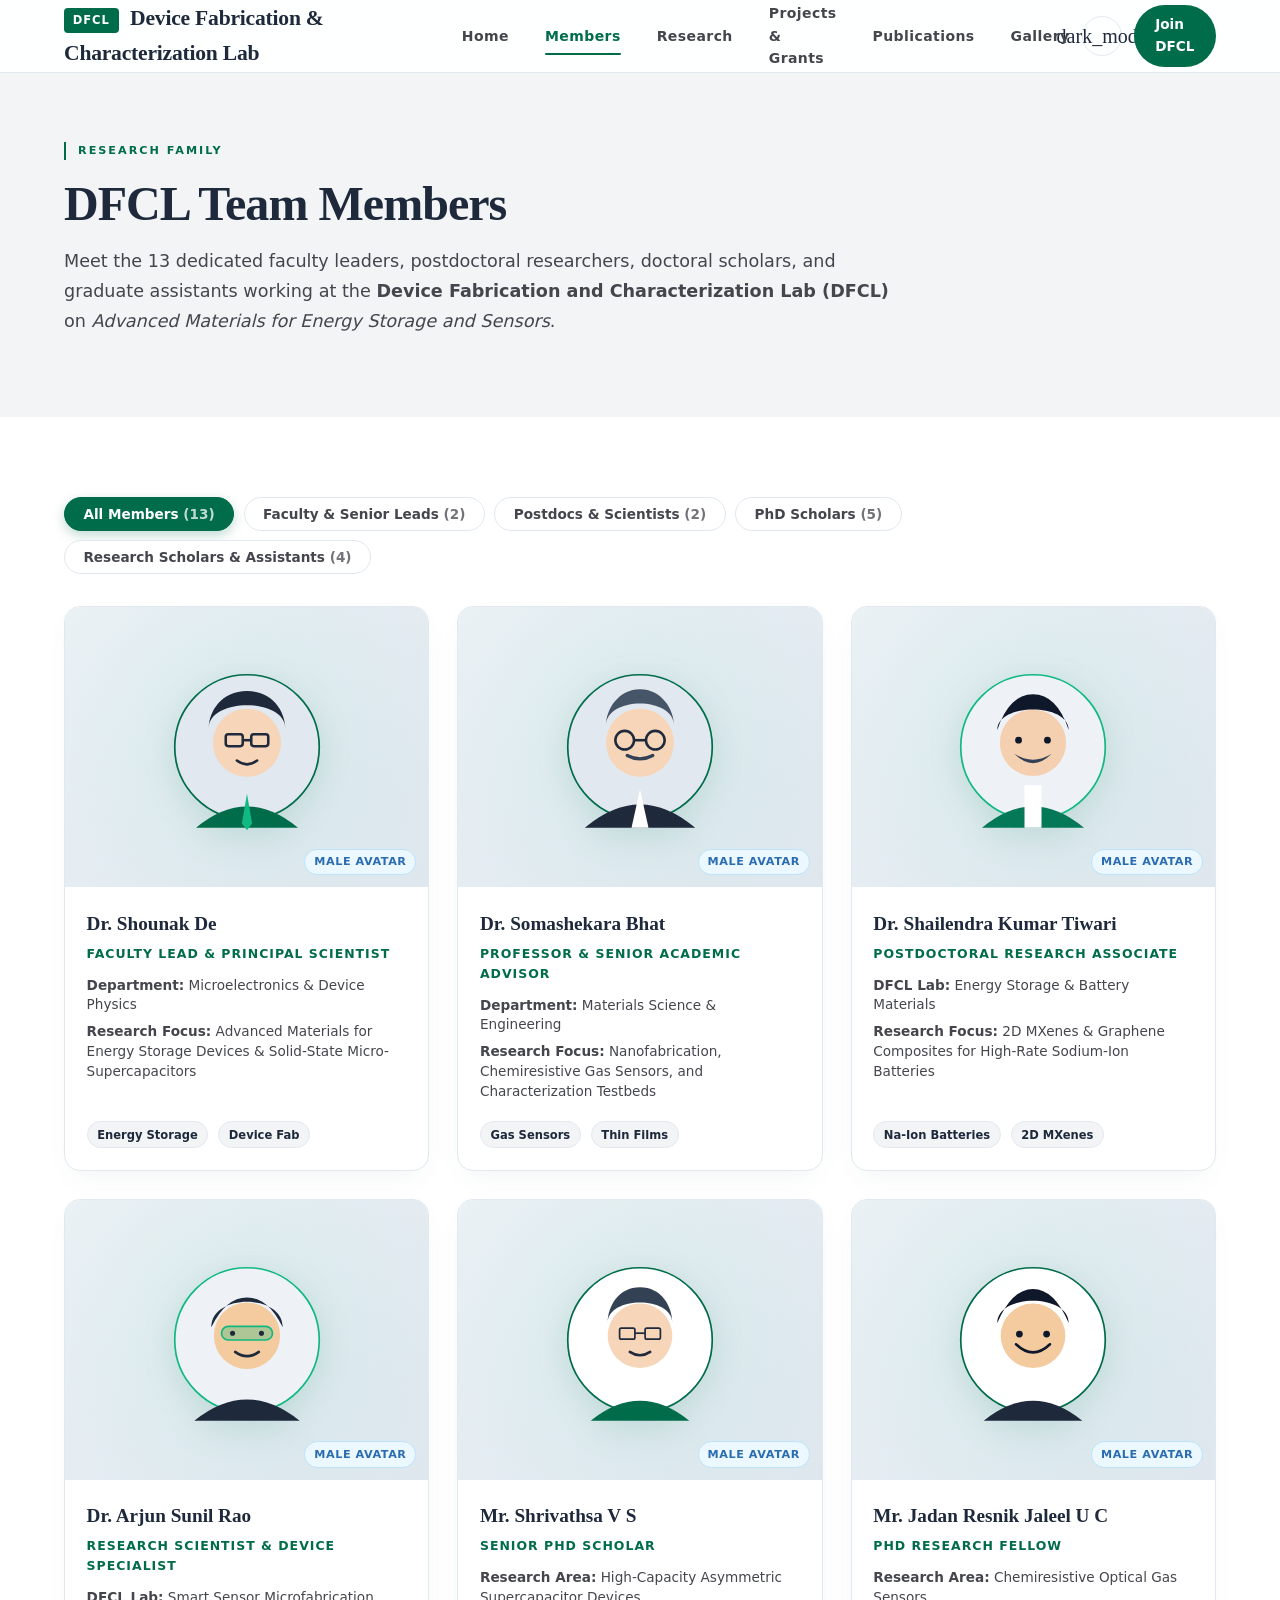
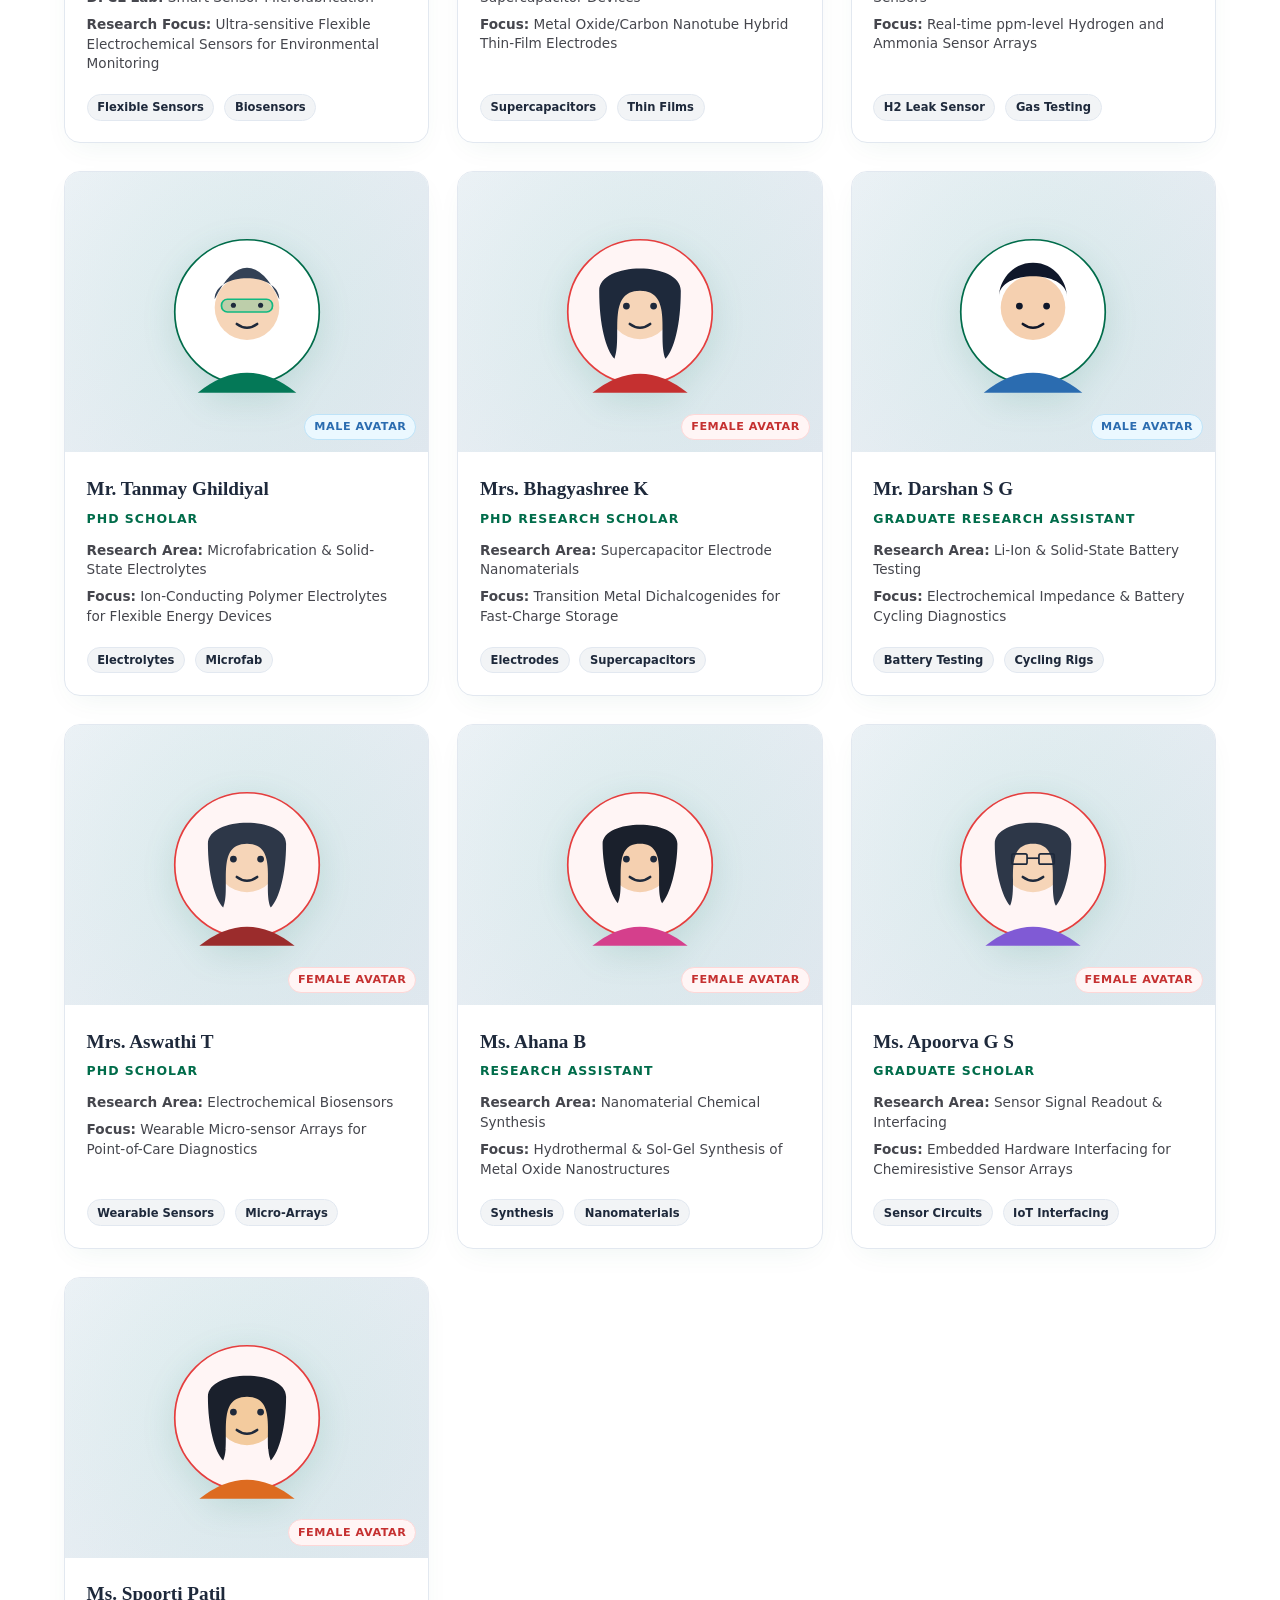
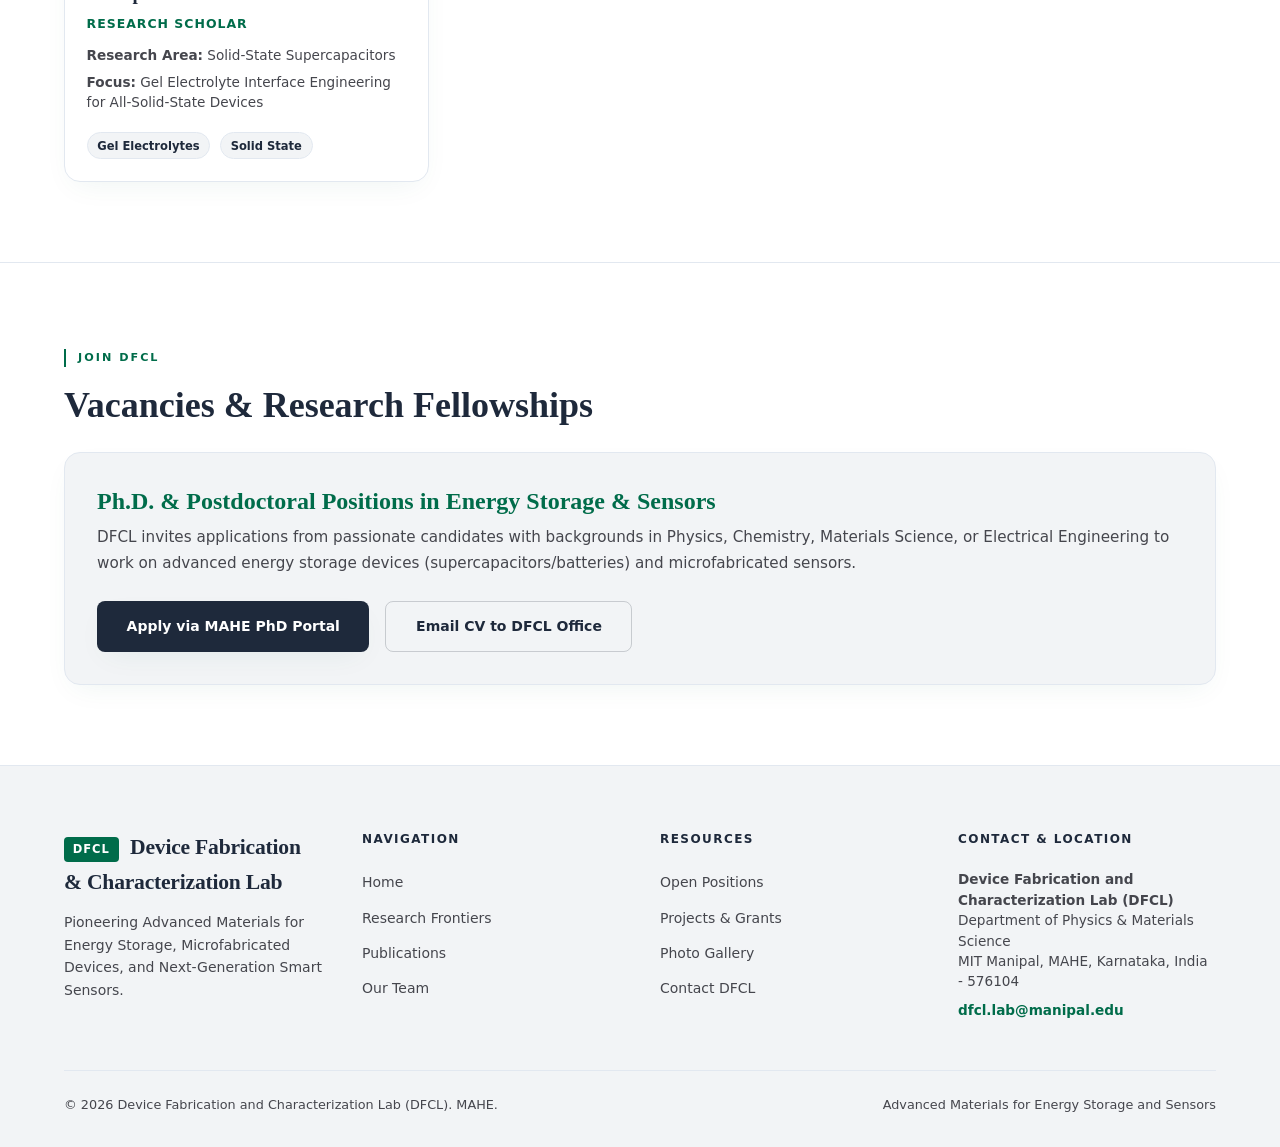
<file: pages/members/index.html>
<!DOCTYPE html>
<html lang="en">
<head>
  <meta charset="UTF-8"/>
  <meta name="viewport" content="width=device-width, initial-scale=1.0"/>
  <title>Members — Device Fabrication and Characterization Lab (DFCL) | MIT Manipal</title>
  <meta name="description" content="Meet the faculty, research scientists, and graduate scholars at Device Fabrication and Characterization Lab (DFCL), MIT Manipal."/>

  <!-- Security Headers -->
  <meta http-equiv="Content-Security-Policy" content="default-src 'self'; script-src 'self' 'unsafe-inline'; style-src 'self' 'unsafe-inline' https://fonts.googleapis.com; font-src https://fonts.gstatic.com; img-src 'self' https://cdn.sanity.io https://api.dicebear.com data:; connect-src 'none'; frame-ancestors 'none';">
  <meta name="referrer" content="strict-origin-when-cross-origin">
  <meta http-equiv="X-Content-Type-Options" content="nosniff">

  <!-- Favicon -->
  <link rel="icon" href="data:image/svg+xml,<svg xmlns='http://www.w3.org/2000/svg' viewBox='0 0 100 100'><text y='.9em' font-size='90'>⚡</text></svg>">

  <link rel="stylesheet" href="../../design-system/academic-chic.css"/>
  <style>
    .member-grid {
      display: grid;
      grid-template-columns: repeat(auto-fill, minmax(270px, 1fr));
      gap: 1.75rem;
      margin-top: 1.5rem;
    }
    .member-profile-card {
      background: var(--paper-white);
      border: 1px solid var(--subtle-border);
      border-radius: var(--radius-xl);
      overflow: hidden;
      box-shadow: var(--academic-shadow);
      transition: all 0.35s ease;
      display: flex;
      flex-direction: column;
    }
    .member-profile-card:hover {
      transform: translateY(-5px);
      box-shadow: var(--academic-shadow-hover);
      border-color: rgba(0,108,74,0.35);
    }
    .member-body {
      padding: 1.35rem;
      flex: 1;
      display: flex;
      flex-direction: column;
    }
    .member-name {
      font-family: var(--font-serif);
      font-size: 1.2rem;
      font-weight: 600;
      color: var(--slate-heading);
      margin-bottom: 0.25rem;
    }
    .member-role {
      font-size: 0.78rem;
      font-weight: 700;
      text-transform: uppercase;
      letter-spacing: 0.08em;
      color: var(--secondary);
      margin-bottom: 0.75rem;
    }
    .member-info-item {
      font-size: 0.85rem;
      color: var(--on-surface-variant);
      margin-bottom: 0.45rem;
      line-height: 1.45;
    }
    .member-tag-chip {
      display: inline-block;
      background: var(--bg-surface-low);
      border: 1px solid var(--subtle-border);
      border-radius: var(--radius-full);
      padding: 0.2rem 0.6rem;
      font-size: 0.72rem;
      font-weight: 600;
      color: var(--slate-heading);
      margin-top: auto;
      margin-right: 0.3rem;
    }
  </style>
</head>
<body>

  <header id="site-header"></header>

  <main id="main-content">
    <!-- Header Section -->
    <section class="section-padding" style="background: var(--bg-surface-low); padding-top: 8.5rem;">
      <div class="container">
        <span class="tag-label">RESEARCH FAMILY</span>
        <h1 class="display-lg" style="margin-bottom: 1rem;">DFCL Team Members</h1>
        <p style="font-size: 1.1rem; color: var(--on-surface-variant); max-width: 850px; line-height: 1.7;">
          Meet the 13 dedicated faculty leaders, postdoctoral researchers, doctoral scholars, and graduate assistants working at the <strong>Device Fabrication and Characterization Lab (DFCL)</strong> on <em>Advanced Materials for Energy Storage and Sensors</em>.
        </p>
      </div>
    </section>

    <!-- Filter Bar & Grid -->
    <section class="section-padding" style="background: var(--paper-white);" id="team-members">
      <div class="container">
        
        <!-- Interactive Category Filter Bar -->
        <div class="filter-bar-container" role="tablist" aria-label="Filter lab members by category">
          <button type="button" class="filter-chip-btn active" data-filter="all" role="tab" aria-selected="true">
            All Members <span style="opacity:0.75;">(13)</span>
          </button>
          <button type="button" class="filter-chip-btn" data-filter="faculty" role="tab" aria-selected="false">
            Faculty &amp; Senior Leads <span style="opacity:0.75;">(2)</span>
          </button>
          <button type="button" class="filter-chip-btn" data-filter="postdoc" role="tab" aria-selected="false">
            Postdocs &amp; Scientists <span style="opacity:0.75;">(2)</span>
          </button>
          <button type="button" class="filter-chip-btn" data-filter="phd" role="tab" aria-selected="false">
            PhD Scholars <span style="opacity:0.75;">(5)</span>
          </button>
          <button type="button" class="filter-chip-btn" data-filter="assistant" role="tab" aria-selected="false">
            Research Scholars &amp; Assistants <span style="opacity:0.75;">(4)</span>
          </button>
        </div>

        <div class="member-grid" id="member-grid">

          <!-- Member 1: Dr. Shounak De -->
          <article class="member-profile-card filterable-item" data-category="faculty">
            <div class="member-avatar-container">
              <svg class="avatar-svg-animated" viewBox="0 0 200 200" xmlns="http://www.w3.org/2000/svg">
                <circle cx="100" cy="100" r="85" fill="#e2e8f0" stroke="#006c4a" stroke-width="2"/>
                <path d="M55,78 C55,42 145,42 145,78 C145,58 130,34 100,34 C70,34 55,58 55,78 Z" fill="#1e293b"/>
                <circle cx="100" cy="95" r="40" fill="#f6d5b8"/>
                <rect x="75" y="85" width="20" height="14" rx="3" fill="none" stroke="#1e293b" stroke-width="3"/>
                <rect x="105" y="85" width="20" height="14" rx="3" fill="none" stroke="#1e293b" stroke-width="3"/>
                <line x1="95" y1="92" x2="105" y2="92" stroke="#1e293b" stroke-width="3"/>
                <path d="M88,116 Q100,125 112,116" fill="none" stroke="#1e293b" stroke-width="3" stroke-linecap="round"/>
                <path d="M40,195 Q100,145 160,195 Z" fill="#006c4a"/>
                <polygon points="100,155 106,190 100,198 94,190" fill="#10b981"/>
              </svg>
              <span class="gender-badge gender-badge-male">Male Avatar</span>
            </div>
            <div class="member-body">
              <div class="member-name">Dr. Shounak De</div>
              <div class="member-role">Faculty Lead &amp; Principal Scientist</div>
              <div class="member-info-item"><strong>Department:</strong> Microelectronics &amp; Device Physics</div>
              <div class="member-info-item"><strong>Research Focus:</strong> Advanced Materials for Energy Storage Devices &amp; Solid-State Micro-Supercapacitors</div>
              <div style="margin-top:auto; padding-top:0.75rem;">
                <span class="member-tag-chip">Energy Storage</span>
                <span class="member-tag-chip">Device Fab</span>
              </div>
            </div>
          </article>

          <!-- Member 2: Dr. Somashekara Bhat -->
          <article class="member-profile-card filterable-item" data-category="faculty">
            <div class="member-avatar-container">
              <svg class="avatar-svg-animated" viewBox="0 0 200 200" xmlns="http://www.w3.org/2000/svg">
                <circle cx="100" cy="100" r="85" fill="#e2e8f0" stroke="#006c4a" stroke-width="2"/>
                <circle cx="100" cy="95" r="40" fill="#f6d5b8"/>
                <path d="M60,75 C60,40 140,40 140,75 C140,55 125,32 100,32 C75,32 60,55 60,75 Z" fill="#475569"/>
                <circle cx="82" cy="92" r="11" fill="none" stroke="#1e293b" stroke-width="3"/>
                <circle cx="118" cy="92" r="11" fill="none" stroke="#1e293b" stroke-width="3"/>
                <line x1="93" y1="92" x2="107" y2="92" stroke="#1e293b" stroke-width="3"/>
                <path d="M85,110 Q100,118 115,110" fill="none" stroke="#334155" stroke-width="4" stroke-linecap="round"/>
                <path d="M35,195 Q100,140 165,195 Z" fill="#1e293b"/>
                <polygon points="100,150 110,195 90,195" fill="#ffffff"/>
              </svg>
              <span class="gender-badge gender-badge-male">Male Avatar</span>
            </div>
            <div class="member-body">
              <div class="member-name">Dr. Somashekara Bhat</div>
              <div class="member-role">Professor &amp; Senior Academic Advisor</div>
              <div class="member-info-item"><strong>Department:</strong> Materials Science &amp; Engineering</div>
              <div class="member-info-item"><strong>Research Focus:</strong> Nanofabrication, Chemiresistive Gas Sensors, and Characterization Testbeds</div>
              <div style="margin-top:auto; padding-top:0.75rem;">
                <span class="member-tag-chip">Gas Sensors</span>
                <span class="member-tag-chip">Thin Films</span>
              </div>
            </div>
          </article>

          <!-- Member 3: Dr. Shailendra Kumar Tiwari -->
          <article class="member-profile-card filterable-item" data-category="postdoc">
            <div class="member-avatar-container">
              <svg class="avatar-svg-animated" viewBox="0 0 200 200" xmlns="http://www.w3.org/2000/svg">
                <circle cx="100" cy="100" r="85" fill="#eef2f7" stroke="#10b981" stroke-width="2"/>
                <circle cx="100" cy="95" r="39" fill="#f5d0b0"/>
                <path d="M58,80 C58,48 142,48 142,80 Q128,38 100,38 Q72,38 58,80 Z" fill="#0f172a"/>
                <circle cx="83" cy="92" r="4" fill="#0f172a"/>
                <circle cx="117" cy="92" r="4" fill="#0f172a"/>
                <path d="M78,108 Q100,130 122,108 Q100,122 78,108 Z" fill="#334155"/>
                <path d="M40,195 Q100,145 160,195 Z" fill="#047857"/>
                <rect x="90" y="145" width="20" height="50" fill="#ffffff"/>
              </svg>
              <span class="gender-badge gender-badge-male">Male Avatar</span>
            </div>
            <div class="member-body">
              <div class="member-name">Dr. Shailendra Kumar Tiwari</div>
              <div class="member-role">Postdoctoral Research Associate</div>
              <div class="member-info-item"><strong>DFCL Lab:</strong> Energy Storage &amp; Battery Materials</div>
              <div class="member-info-item"><strong>Research Focus:</strong> 2D MXenes &amp; Graphene Composites for High-Rate Sodium-Ion Batteries</div>
              <div style="margin-top:auto; padding-top:0.75rem;">
                <span class="member-tag-chip">Na-Ion Batteries</span>
                <span class="member-tag-chip">2D MXenes</span>
              </div>
            </div>
          </article>

          <!-- Member 4: Dr. Arjun Sunil Rao -->
          <article class="member-profile-card filterable-item" data-category="postdoc">
            <div class="member-avatar-container">
              <svg class="avatar-svg-animated" viewBox="0 0 200 200" xmlns="http://www.w3.org/2000/svg">
                <circle cx="100" cy="100" r="85" fill="#eef2f7" stroke="#10b981" stroke-width="2"/>
                <circle cx="100" cy="95" r="39" fill="#f3cb9e"/>
                <path d="M58,85 C58,45 142,45 142,85 Q125,50 100,50 Q75,50 58,85 Z" fill="#1e293b"/>
                <rect x="70" y="84" width="60" height="16" rx="8" fill="rgba(16,185,129,0.3)" stroke="#10b981" stroke-width="2"/>
                <circle cx="83" cy="92" r="3" fill="#1e293b"/>
                <circle cx="117" cy="92" r="3" fill="#1e293b"/>
                <path d="M86,114 Q100,124 114,114" fill="none" stroke="#1e293b" stroke-width="3" stroke-linecap="round"/>
                <path d="M38,195 Q100,145 162,195 Z" fill="#1e293b"/>
              </svg>
              <span class="gender-badge gender-badge-male">Male Avatar</span>
            </div>
            <div class="member-body">
              <div class="member-name">Dr. Arjun Sunil Rao</div>
              <div class="member-role">Research Scientist &amp; Device Specialist</div>
              <div class="member-info-item"><strong>DFCL Lab:</strong> Smart Sensor Microfabrication</div>
              <div class="member-info-item"><strong>Research Focus:</strong> Ultra-sensitive Flexible Electrochemical Sensors for Environmental Monitoring</div>
              <div style="margin-top:auto; padding-top:0.75rem;">
                <span class="member-tag-chip">Flexible Sensors</span>
                <span class="member-tag-chip">Biosensors</span>
              </div>
            </div>
          </article>

          <!-- Member 5: Mr. Shrivathsa V S -->
          <article class="member-profile-card filterable-item" data-category="phd">
            <div class="member-avatar-container">
              <svg class="avatar-svg-animated" viewBox="0 0 200 200" xmlns="http://www.w3.org/2000/svg">
                <circle cx="100" cy="100" r="85" fill="#ffffff" stroke="#006c4a" stroke-width="2"/>
                <circle cx="100" cy="95" r="38" fill="#f6d5b8"/>
                <path d="M62,80 C62,48 138,48 138,80 C138,60 125,38 100,38 C75,38 62,60 62,80 Z" fill="#334155"/>
                <rect x="76" y="86" width="18" height="13" rx="2" fill="none" stroke="#1e293b" stroke-width="2"/>
                <rect x="106" y="86" width="18" height="13" rx="2" fill="none" stroke="#1e293b" stroke-width="2"/>
                <line x1="94" y1="92" x2="106" y2="92" stroke="#1e293b" stroke-width="2"/>
                <path d="M88,114 Q100,122 112,114" fill="none" stroke="#1e293b" stroke-width="3" stroke-linecap="round"/>
                <path d="M42,195 Q100,148 158,195 Z" fill="#006c4a"/>
              </svg>
              <span class="gender-badge gender-badge-male">Male Avatar</span>
            </div>
            <div class="member-body">
              <div class="member-name">Mr. Shrivathsa V S</div>
              <div class="member-role">Senior PhD Scholar</div>
              <div class="member-info-item"><strong>Research Area:</strong> High-Capacity Asymmetric Supercapacitor Devices</div>
              <div class="member-info-item"><strong>Focus:</strong> Metal Oxide/Carbon Nanotube Hybrid Thin-Film Electrodes</div>
              <div style="margin-top:auto; padding-top:0.75rem;">
                <span class="member-tag-chip">Supercapacitors</span>
                <span class="member-tag-chip">Thin Films</span>
              </div>
            </div>
          </article>

          <!-- Member 6: Mr. Jadan Resnik Jaleel U C -->
          <article class="member-profile-card filterable-item" data-category="phd">
            <div class="member-avatar-container">
              <svg class="avatar-svg-animated" viewBox="0 0 200 200" xmlns="http://www.w3.org/2000/svg">
                <circle cx="100" cy="100" r="85" fill="#ffffff" stroke="#006c4a" stroke-width="2"/>
                <circle cx="100" cy="95" r="38" fill="#f3cb9e"/>
                <path d="M58,80 C58,45 142,45 142,80 Q125,40 100,40 Q75,40 58,80 Z" fill="#0f172a"/>
                <circle cx="84" cy="93" r="4" fill="#0f172a"/>
                <circle cx="116" cy="93" r="4" fill="#0f172a"/>
                <path d="M80,105 Q100,124 120,105" fill="none" stroke="#0f172a" stroke-width="3" stroke-linecap="round"/>
                <path d="M42,195 Q100,148 158,195 Z" fill="#1e293b"/>
              </svg>
              <span class="gender-badge gender-badge-male">Male Avatar</span>
            </div>
            <div class="member-body">
              <div class="member-name">Mr. Jadan Resnik Jaleel U C</div>
              <div class="member-role">PhD Research Fellow</div>
              <div class="member-info-item"><strong>Research Area:</strong> Chemiresistive Optical Gas Sensors</div>
              <div class="member-info-item"><strong>Focus:</strong> Real-time ppm-level Hydrogen and Ammonia Sensor Arrays</div>
              <div style="margin-top:auto; padding-top:0.75rem;">
                <span class="member-tag-chip">H2 Leak Sensor</span>
                <span class="member-tag-chip">Gas Testing</span>
              </div>
            </div>
          </article>

          <!-- Member 7: Mr. Tanmay Ghildiyal -->
          <article class="member-profile-card filterable-item" data-category="phd">
            <div class="member-avatar-container">
              <svg class="avatar-svg-animated" viewBox="0 0 200 200" xmlns="http://www.w3.org/2000/svg">
                <circle cx="100" cy="100" r="85" fill="#ffffff" stroke="#006c4a" stroke-width="2"/>
                <circle cx="100" cy="95" r="38" fill="#f6d5b8"/>
                <path d="M62,85 C62,52 138,52 138,85 Q120,48 100,48 Q80,48 62,85 Z" fill="#334155"/>
                <rect x="70" y="85" width="60" height="15" rx="7" fill="rgba(16,185,129,0.25)" stroke="#10b981" stroke-width="2"/>
                <circle cx="84" cy="92" r="3" fill="#1e293b"/>
                <circle cx="116" cy="92" r="3" fill="#1e293b"/>
                <path d="M88,114 Q100,123 112,114" fill="none" stroke="#1e293b" stroke-width="3" stroke-linecap="round"/>
                <path d="M42,195 Q100,148 158,195 Z" fill="#047857"/>
              </svg>
              <span class="gender-badge gender-badge-male">Male Avatar</span>
            </div>
            <div class="member-body">
              <div class="member-name">Mr. Tanmay Ghildiyal</div>
              <div class="member-role">PhD Scholar</div>
              <div class="member-info-item"><strong>Research Area:</strong> Microfabrication &amp; Solid-State Electrolytes</div>
              <div class="member-info-item"><strong>Focus:</strong> Ion-Conducting Polymer Electrolytes for Flexible Energy Devices</div>
              <div style="margin-top:auto; padding-top:0.75rem;">
                <span class="member-tag-chip">Electrolytes</span>
                <span class="member-tag-chip">Microfab</span>
              </div>
            </div>
          </article>

          <!-- Member 8: Mrs. Bhagyashree K -->
          <article class="member-profile-card filterable-item" data-category="phd">
            <div class="member-avatar-container">
              <svg class="avatar-svg-animated" viewBox="0 0 200 200" xmlns="http://www.w3.org/2000/svg">
                <circle cx="100" cy="100" r="85" fill="#fff5f5" stroke="#e53e3e" stroke-width="2"/>
                <circle cx="100" cy="95" r="37" fill="#f6d5b8"/>
                <path d="M52,75 C52,40 148,40 148,75 C148,115 140,145 130,155 C120,130 140,75 100,75 C60,75 80,130 70,155 C60,145 52,115 52,75 Z" fill="#1e293b"/>
                <circle cx="84" cy="93" r="4" fill="#1e293b"/>
                <circle cx="116" cy="93" r="4" fill="#1e293b"/>
                <path d="M88,114 Q100,123 112,114" fill="none" stroke="#1e293b" stroke-width="3" stroke-linecap="round"/>
                <path d="M44,195 Q100,150 156,195 Z" fill="#c53030"/>
              </svg>
              <span class="gender-badge gender-badge-female">Female Avatar</span>
            </div>
            <div class="member-body">
              <div class="member-name">Mrs. Bhagyashree K</div>
              <div class="member-role">PhD Research Scholar</div>
              <div class="member-info-item"><strong>Research Area:</strong> Supercapacitor Electrode Nanomaterials</div>
              <div class="member-info-item"><strong>Focus:</strong> Transition Metal Dichalcogenides for Fast-Charge Storage</div>
              <div style="margin-top:auto; padding-top:0.75rem;">
                <span class="member-tag-chip">Electrodes</span>
                <span class="member-tag-chip">Supercapacitors</span>
              </div>
            </div>
          </article>

          <!-- Member 9: Mr. Darshan S G -->
          <article class="member-profile-card filterable-item" data-category="assistant">
            <div class="member-avatar-container">
              <svg class="avatar-svg-animated" viewBox="0 0 200 200" xmlns="http://www.w3.org/2000/svg">
                <circle cx="100" cy="100" r="85" fill="#ffffff" stroke="#006c4a" stroke-width="2"/>
                <circle cx="100" cy="95" r="38" fill="#f5d0b0"/>
                <path d="M60,82 C60,50 140,50 140,82 C140,65 126,42 100,42 C74,42 60,65 60,82 Z" fill="#0f172a"/>
                <circle cx="84" cy="93" r="4" fill="#0f172a"/>
                <circle cx="116" cy="93" r="4" fill="#0f172a"/>
                <path d="M88,114 Q100,123 112,114" fill="none" stroke="#0f172a" stroke-width="3" stroke-linecap="round"/>
                <path d="M42,195 Q100,148 158,195 Z" fill="#2b6cb0"/>
              </svg>
              <span class="gender-badge gender-badge-male">Male Avatar</span>
            </div>
            <div class="member-body">
              <div class="member-name">Mr. Darshan S G</div>
              <div class="member-role">Graduate Research Assistant</div>
              <div class="member-info-item"><strong>Research Area:</strong> Li-Ion &amp; Solid-State Battery Testing</div>
              <div class="member-info-item"><strong>Focus:</strong> Electrochemical Impedance &amp; Battery Cycling Diagnostics</div>
              <div style="margin-top:auto; padding-top:0.75rem;">
                <span class="member-tag-chip">Battery Testing</span>
                <span class="member-tag-chip">Cycling Rigs</span>
              </div>
            </div>
          </article>

          <!-- Member 10: Mrs. Aswathi T -->
          <article class="member-profile-card filterable-item" data-category="phd">
            <div class="member-avatar-container">
              <svg class="avatar-svg-animated" viewBox="0 0 200 200" xmlns="http://www.w3.org/2000/svg">
                <circle cx="100" cy="100" r="85" fill="#fff5f5" stroke="#e53e3e" stroke-width="2"/>
                <circle cx="100" cy="95" r="37" fill="#f6d5b8"/>
                <path d="M54,75 C54,42 146,42 146,75 C146,110 138,140 128,150 C118,128 138,75 100,75 C62,75 82,128 72,150 C62,140 54,110 54,75 Z" fill="#2d3748"/>
                <circle cx="84" cy="93" r="4" fill="#1e293b"/>
                <circle cx="116" cy="93" r="4" fill="#1e293b"/>
                <path d="M88,114 Q100,123 112,114" fill="none" stroke="#1e293b" stroke-width="3" stroke-linecap="round"/>
                <path d="M44,195 Q100,150 156,195 Z" fill="#9b2c2c"/>
              </svg>
              <span class="gender-badge gender-badge-female">Female Avatar</span>
            </div>
            <div class="member-body">
              <div class="member-name">Mrs. Aswathi T</div>
              <div class="member-role">PhD Scholar</div>
              <div class="member-info-item"><strong>Research Area:</strong> Electrochemical Biosensors</div>
              <div class="member-info-item"><strong>Focus:</strong> Wearable Micro-sensor Arrays for Point-of-Care Diagnostics</div>
              <div style="margin-top:auto; padding-top:0.75rem;">
                <span class="member-tag-chip">Wearable Sensors</span>
                <span class="member-tag-chip">Micro-Arrays</span>
              </div>
            </div>
          </article>

          <!-- Member 11: Ms. Ahana B -->
          <article class="member-profile-card filterable-item" data-category="assistant">
            <div class="member-avatar-container">
              <svg class="avatar-svg-animated" viewBox="0 0 200 200" xmlns="http://www.w3.org/2000/svg">
                <circle cx="100" cy="100" r="85" fill="#fff5f5" stroke="#e53e3e" stroke-width="2"/>
                <circle cx="100" cy="95" r="37" fill="#f5d0b0"/>
                <path d="M56,75 C56,45 144,45 144,75 C144,105 135,135 126,145 C116,125 135,75 100,75 C65,75 84,125 74,145 C65,135 56,105 56,75 Z" fill="#1a202c"/>
                <circle cx="84" cy="93" r="4" fill="#1e293b"/>
                <circle cx="116" cy="93" r="4" fill="#1e293b"/>
                <path d="M88,114 Q100,123 112,114" fill="none" stroke="#1e293b" stroke-width="3" stroke-linecap="round"/>
                <path d="M44,195 Q100,150 156,195 Z" fill="#d53f8c"/>
              </svg>
              <span class="gender-badge gender-badge-female">Female Avatar</span>
            </div>
            <div class="member-body">
              <div class="member-name">Ms. Ahana B</div>
              <div class="member-role">Research Assistant</div>
              <div class="member-info-item"><strong>Research Area:</strong> Nanomaterial Chemical Synthesis</div>
              <div class="member-info-item"><strong>Focus:</strong> Hydrothermal &amp; Sol-Gel Synthesis of Metal Oxide Nanostructures</div>
              <div style="margin-top:auto; padding-top:0.75rem;">
                <span class="member-tag-chip">Synthesis</span>
                <span class="member-tag-chip">Nanomaterials</span>
              </div>
            </div>
          </article>

          <!-- Member 12: Ms. Apoorva G S -->
          <article class="member-profile-card filterable-item" data-category="assistant">
            <div class="member-avatar-container">
              <svg class="avatar-svg-animated" viewBox="0 0 200 200" xmlns="http://www.w3.org/2000/svg">
                <circle cx="100" cy="100" r="85" fill="#fff5f5" stroke="#e53e3e" stroke-width="2"/>
                <circle cx="100" cy="95" r="37" fill="#f6d5b8"/>
                <path d="M55,75 C55,42 145,42 145,75 C145,108 136,138 127,148 C117,126 136,75 100,75 C64,75 83,126 73,148 C64,138 55,108 55,75 Z" fill="#2d3748"/>
                <rect x="75" y="87" width="18" height="12" rx="2" fill="none" stroke="#1e293b" stroke-width="2"/>
                <rect x="107" y="87" width="18" height="12" rx="2" fill="none" stroke="#1e293b" stroke-width="2"/>
                <line x1="93" y1="92" x2="107" y2="92" stroke="#1e293b" stroke-width="2"/>
                <path d="M88,114 Q100,123 112,114" fill="none" stroke="#1e293b" stroke-width="3" stroke-linecap="round"/>
                <path d="M44,195 Q100,150 156,195 Z" fill="#805ad5"/>
              </svg>
              <span class="gender-badge gender-badge-female">Female Avatar</span>
            </div>
            <div class="member-body">
              <div class="member-name">Ms. Apoorva G S</div>
              <div class="member-role">Graduate Scholar</div>
              <div class="member-info-item"><strong>Research Area:</strong> Sensor Signal Readout &amp; Interfacing</div>
              <div class="member-info-item"><strong>Focus:</strong> Embedded Hardware Interfacing for Chemiresistive Sensor Arrays</div>
              <div style="margin-top:auto; padding-top:0.75rem;">
                <span class="member-tag-chip">Sensor Circuits</span>
                <span class="member-tag-chip">IoT Interfacing</span>
              </div>
            </div>
          </article>

          <!-- Member 13: Ms. Spoorti Patil -->
          <article class="member-profile-card filterable-item" data-category="assistant">
            <div class="member-avatar-container">
              <svg class="avatar-svg-animated" viewBox="0 0 200 200" xmlns="http://www.w3.org/2000/svg">
                <circle cx="100" cy="100" r="85" fill="#fff5f5" stroke="#e53e3e" stroke-width="2"/>
                <circle cx="100" cy="95" r="37" fill="#f3cb9e"/>
                <path d="M54,75 C54,42 146,42 146,75 C146,110 138,140 128,150 C118,128 138,75 100,75 C62,75 82,128 72,150 C62,140 54,110 54,75 Z" fill="#1a202c"/>
                <circle cx="84" cy="93" r="4" fill="#1e293b"/>
                <circle cx="116" cy="93" r="4" fill="#1e293b"/>
                <path d="M88,114 Q100,123 112,114" fill="none" stroke="#1e293b" stroke-width="3" stroke-linecap="round"/>
                <path d="M44,195 Q100,150 156,195 Z" fill="#dd6b20"/>
              </svg>
              <span class="gender-badge gender-badge-female">Female Avatar</span>
            </div>
            <div class="member-body">
              <div class="member-name">Ms. Spoorti Patil</div>
              <div class="member-role">Research Scholar</div>
              <div class="member-info-item"><strong>Research Area:</strong> Solid-State Supercapacitors</div>
              <div class="member-info-item"><strong>Focus:</strong> Gel Electrolyte Interface Engineering for All-Solid-State Devices</div>
              <div style="margin-top:auto; padding-top:0.75rem;">
                <span class="member-tag-chip">Gel Electrolytes</span>
                <span class="member-tag-chip">Solid State</span>
              </div>
            </div>
          </article>

        </div>
      </div>
    </section>

    <!-- Open Positions Section -->
    <section class="section-padding" style="background: var(--paper-white); border-top: 1px solid var(--subtle-border);" id="open-positions">
      <div class="container">
        <span class="tag-label">JOIN DFCL</span>
        <h2 class="headline-lg" style="margin-bottom: 1.5rem;">Vacancies &amp; Research Fellowships</h2>

        <div style="background: var(--bg-surface-low); padding: 2rem; border-radius: var(--radius-xl); border: 1px solid var(--subtle-border); box-shadow: var(--academic-shadow);">
          <h3 class="headline-md" style="color: var(--secondary); margin-bottom: 0.5rem;">Ph.D. &amp; Postdoctoral Positions in Energy Storage &amp; Sensors</h3>
          <p style="color: var(--on-surface-variant); font-size: 0.95rem; line-height: 1.7; margin-bottom: 1.5rem;">
            DFCL invites applications from passionate candidates with backgrounds in Physics, Chemistry, Materials Science, or Electrical Engineering to work on advanced energy storage devices (supercapacitors/batteries) and microfabricated sensors.
          </p>
          <div style="display: flex; flex-wrap: wrap; gap: 1rem;">
            <a href="https://www.manipal.edu/mu/academics/phd.html" target="_blank" rel="noopener noreferrer" class="btn-primary">Apply via MAHE PhD Portal</a>
            <a href="mailto:dfcl.lab@manipal.edu?subject=DFCL%20Research%20Inquiry" class="btn-secondary-outline">Email CV to DFCL Office</a>
          </div>
        </div>
      </div>
    </section>
  </main>

  <footer id="site-footer"></footer>

  <script src="../../design-system/shared-nav.js"></script>
  <script>
    document.addEventListener('DOMContentLoaded', function() {
      var filterBtns = document.querySelectorAll('.filter-chip-btn');
      var memberCards = document.querySelectorAll('.filterable-item');

      filterBtns.forEach(function(btn) {
        btn.addEventListener('click', function() {
          var targetFilter = btn.getAttribute('data-filter');

          // Update active button state
          filterBtns.forEach(function(b) {
            b.classList.remove('active');
            b.setAttribute('aria-selected', 'false');
          });
          btn.classList.add('active');
          btn.setAttribute('aria-selected', 'true');

          // Filter member cards
          memberCards.forEach(function(card) {
            var category = card.getAttribute('data-category');
            if (targetFilter === 'all' || category === targetFilter) {
              card.classList.remove('hidden-item');
            } else {
              card.classList.add('hidden-item');
            }
          });
        });
      });
    });
  </script>
</body>
</html>
</file>
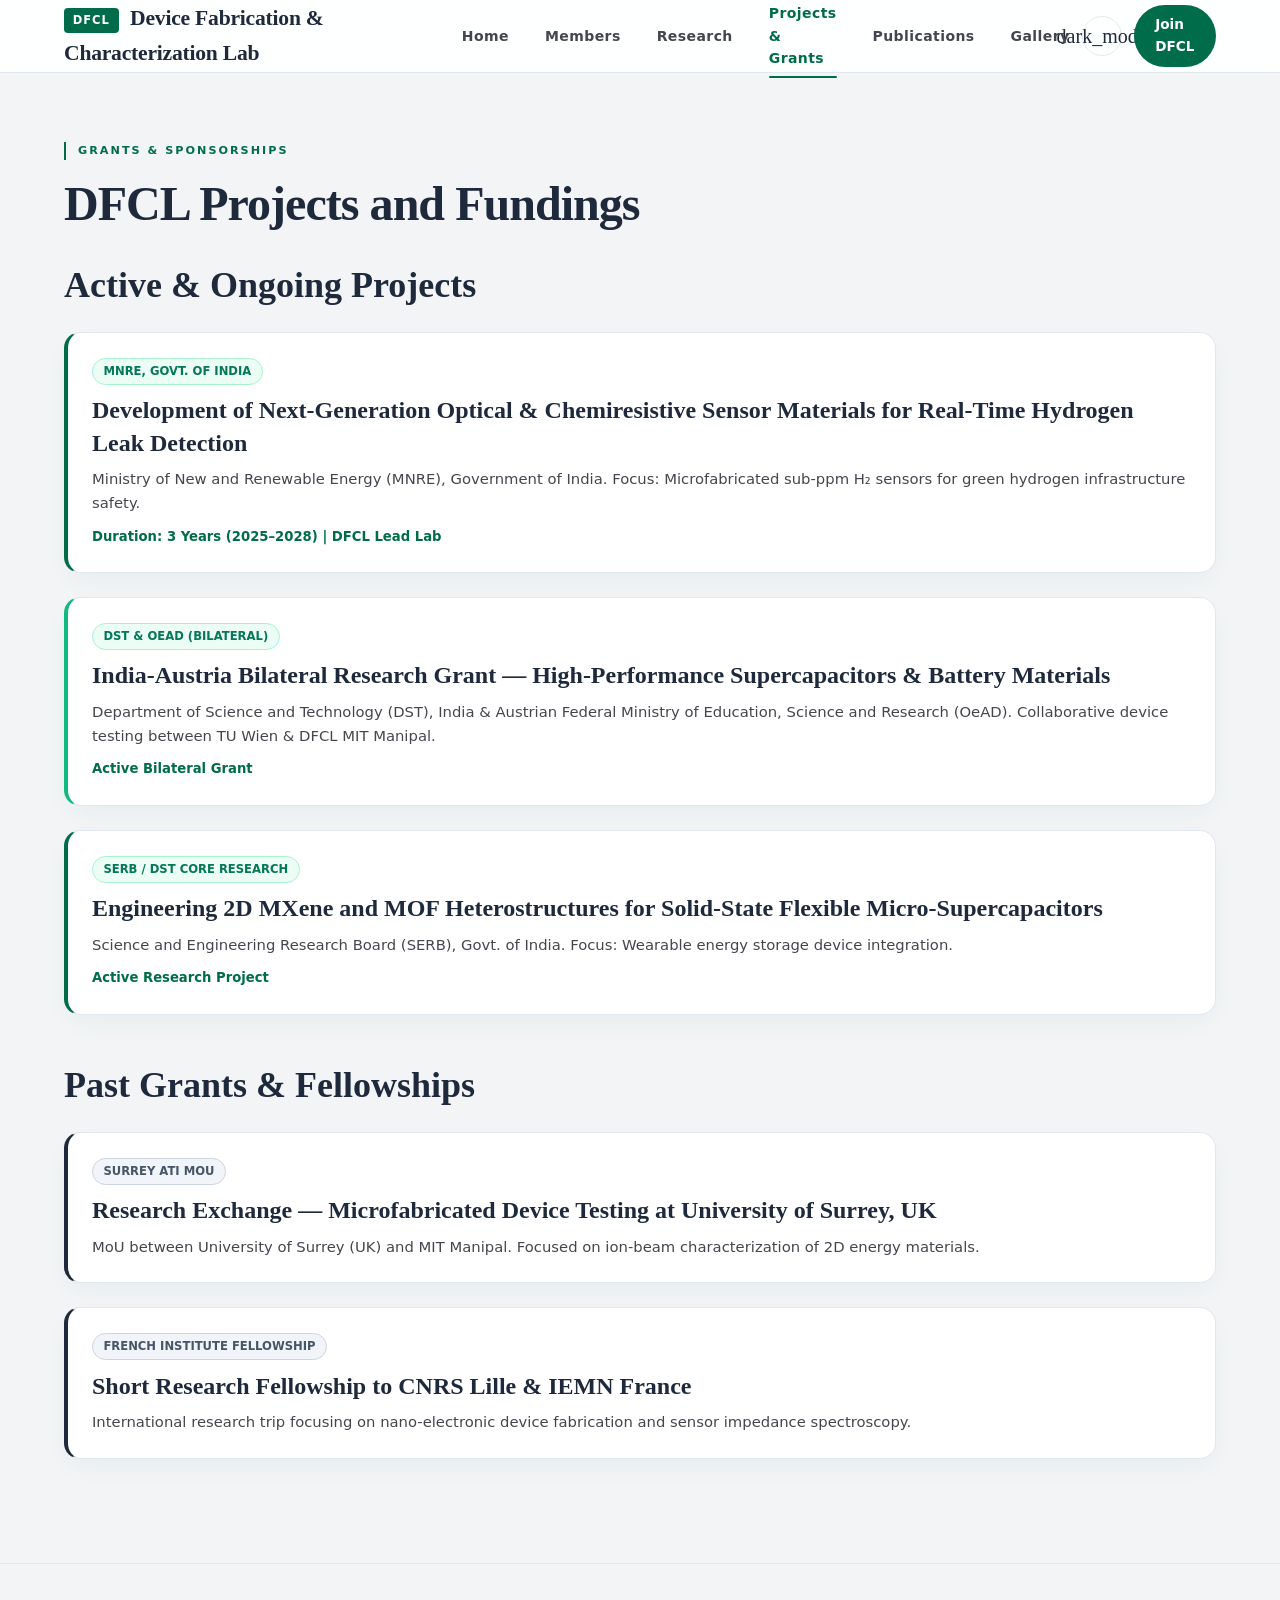
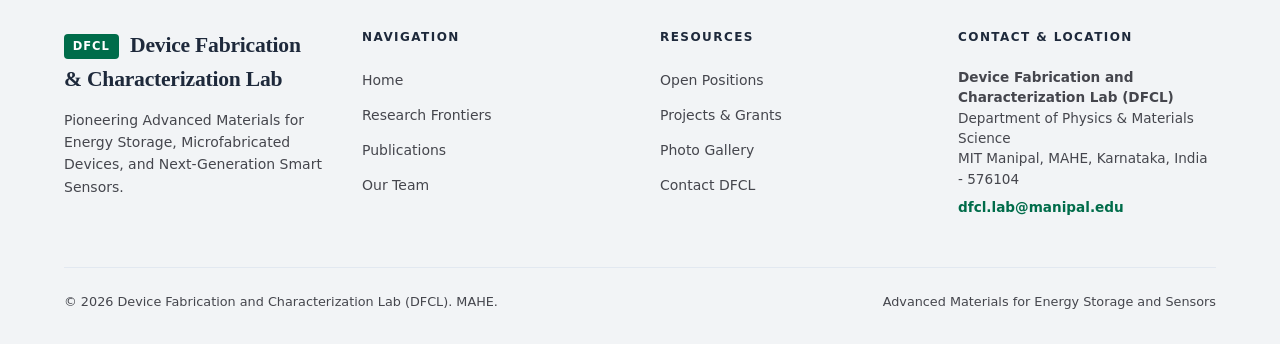
<file: pages/projectsandfundings/index.html>
<!DOCTYPE html>
<html lang="en">
<head>
  <meta charset="UTF-8"/>
  <meta name="viewport" content="width=device-width, initial-scale=1.0"/>
  <title>Projects &amp; Grants — Device Fabrication and Characterization Lab (DFCL) | MIT Manipal</title>
  <meta name="description" content="Funded research projects and grants at Device Fabrication and Characterization Lab (DFCL), MIT Manipal."/>

  <!-- Security Headers -->
  <meta http-equiv="Content-Security-Policy" content="default-src 'self'; script-src 'self' 'unsafe-inline'; style-src 'self' 'unsafe-inline' https://fonts.googleapis.com; font-src https://fonts.gstatic.com; img-src 'self' https://cdn.sanity.io https://api.dicebear.com data:; connect-src 'none'; frame-ancestors 'none';">
  <meta name="referrer" content="strict-origin-when-cross-origin">
  <meta http-equiv="X-Content-Type-Options" content="nosniff">

  <!-- Favicon -->
  <link rel="icon" href="data:image/svg+xml,<svg xmlns='http://www.w3.org/2000/svg' viewBox='0 0 100 100'><text y='.9em' font-size='90'>⚡</text></svg>">

  <link rel="stylesheet" href="../../design-system/academic-chic.css"/>
  <style>
    .project-card-academic {
      background: var(--paper-white);
      border: 1px solid var(--subtle-border);
      border-left: 4px solid var(--secondary);
      border-radius: var(--radius-xl);
      padding: 1.5rem;
      box-shadow: var(--academic-shadow);
      margin-bottom: 1.5rem;
      transition: all 0.3s ease;
    }
    .project-card-academic:hover {
      transform: translateY(-2px);
      box-shadow: var(--academic-shadow-hover);
    }
    .agency-tag {
      display: inline-block;
      background: var(--emerald-light);
      color: var(--emerald-text);
      border: 1px solid #a7f3d0;
      padding: 0.2rem 0.65rem;
      border-radius: var(--radius-full);
      font-size: 0.725rem;
      font-weight: 700;
      text-transform: uppercase;
      margin-bottom: 0.6rem;
    }
  </style>
</head>
<body>

  <header id="site-header"></header>

  <main id="main-content">
    <section class="section-padding" style="background: var(--bg-surface-low); padding-top: 8.5rem;">
      <div class="container">
        <span class="tag-label">GRANTS &amp; SPONSORSHIPS</span>
        <h1 class="display-lg" style="margin-bottom: 2rem;">DFCL Projects and Fundings</h1>

        <!-- Ongoing Grants -->
        <h2 class="headline-lg" style="margin-bottom: 1.5rem;">Active &amp; Ongoing Projects</h2>

        <article class="project-card-academic">
          <span class="agency-tag">MNRE, Govt. of India</span>
          <h3 class="headline-md" style="margin-bottom: 0.5rem;">Development of Next-Generation Optical &amp; Chemiresistive Sensor Materials for Real-Time Hydrogen Leak Detection</h3>
          <p style="color: var(--on-surface-variant); font-size: 0.925rem; margin-bottom: 0.5rem;">
            Ministry of New and Renewable Energy (MNRE), Government of India. Focus: Microfabricated sub-ppm H₂ sensors for green hydrogen infrastructure safety.
          </p>
          <span style="font-size: 0.825rem; font-weight: 600; color: var(--secondary);">Duration: 3 Years (2025–2028) | DFCL Lead Lab</span>
        </article>

        <article class="project-card-academic" style="border-left-color: var(--emerald-accent);">
          <span class="agency-tag">DST &amp; OeAD (Bilateral)</span>
          <h3 class="headline-md" style="margin-bottom: 0.5rem;">India-Austria Bilateral Research Grant — High-Performance Supercapacitors &amp; Battery Materials</h3>
          <p style="color: var(--on-surface-variant); font-size: 0.925rem; margin-bottom: 0.5rem;">
            Department of Science and Technology (DST), India &amp; Austrian Federal Ministry of Education, Science and Research (OeAD). Collaborative device testing between TU Wien &amp; DFCL MIT Manipal.
          </p>
          <span style="font-size: 0.825rem; font-weight: 600; color: var(--secondary);">Active Bilateral Grant</span>
        </article>

        <article class="project-card-academic">
          <span class="agency-tag">SERB / DST Core Research</span>
          <h3 class="headline-md" style="margin-bottom: 0.5rem;">Engineering 2D MXene and MOF Heterostructures for Solid-State Flexible Micro-Supercapacitors</h3>
          <p style="color: var(--on-surface-variant); font-size: 0.925rem; margin-bottom: 0.5rem;">
            Science and Engineering Research Board (SERB), Govt. of India. Focus: Wearable energy storage device integration.
          </p>
          <span style="font-size: 0.825rem; font-weight: 600; color: var(--secondary);">Active Research Project</span>
        </article>

        <!-- Past Grants & Fellowships -->
        <h2 class="headline-lg" style="margin-top: 3rem; margin-bottom: 1.5rem;">Past Grants &amp; Fellowships</h2>

        <article class="project-card-academic" style="border-left-color: var(--slate-heading);">
          <span class="agency-tag" style="background:#f1f5f9; color:#475569; border-color:#cbd5e1;">Surrey ATI MoU</span>
          <h3 class="headline-md" style="margin-bottom: 0.5rem;">Research Exchange — Microfabricated Device Testing at University of Surrey, UK</h3>
          <p style="color: var(--on-surface-variant); font-size: 0.925rem;">
            MoU between University of Surrey (UK) and MIT Manipal. Focused on ion-beam characterization of 2D energy materials.
          </p>
        </article>

        <article class="project-card-academic" style="border-left-color: var(--slate-heading);">
          <span class="agency-tag" style="background:#f1f5f9; color:#475569; border-color:#cbd5e1;">French Institute Fellowship</span>
          <h3 class="headline-md" style="margin-bottom: 0.5rem;">Short Research Fellowship to CNRS Lille &amp; IEMN France</h3>
          <p style="color: var(--on-surface-variant); font-size: 0.925rem;">
            International research trip focusing on nano-electronic device fabrication and sensor impedance spectroscopy.
          </p>
        </article>
      </div>
    </section>
  </main>

  <footer id="site-footer"></footer>

  <script src="../../design-system/shared-nav.js"></script>
</body>
</html>
</file>
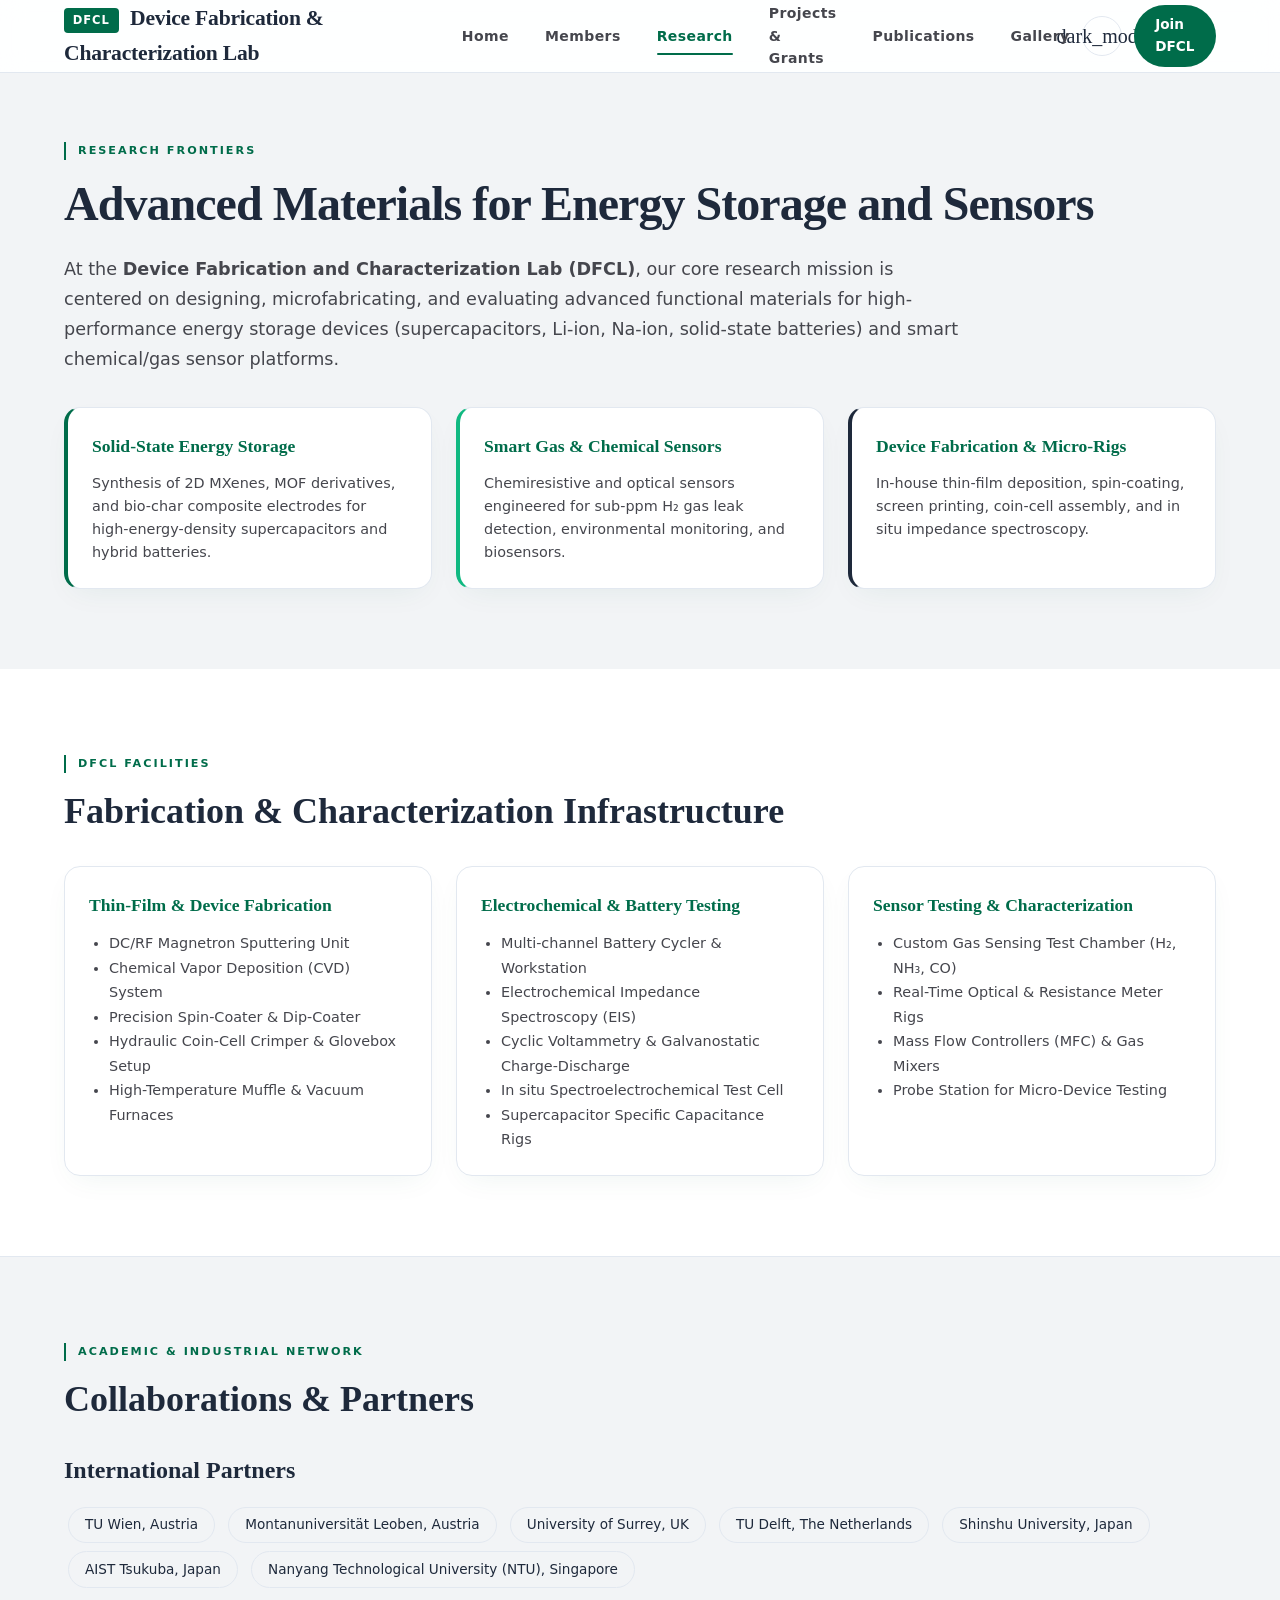
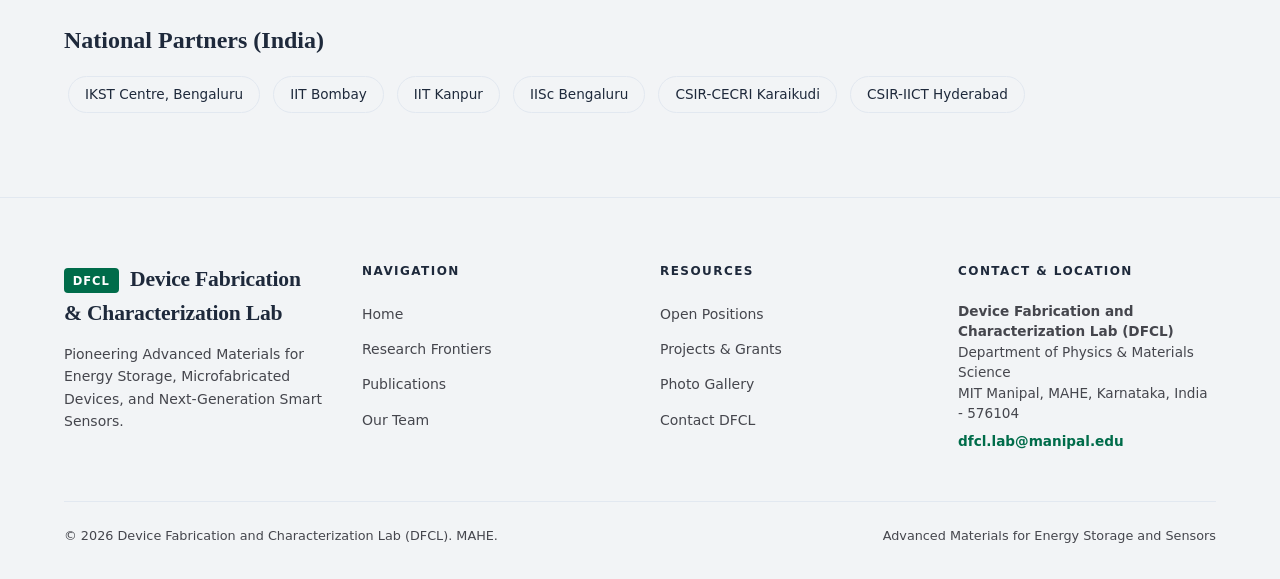
<file: pages/research/index.html>
<!DOCTYPE html>
<html lang="en">
<head>
  <meta charset="UTF-8"/>
  <meta name="viewport" content="width=device-width, initial-scale=1.0"/>
  <title>Research — Device Fabrication and Characterization Lab (DFCL) | MIT Manipal</title>
  <meta name="description" content="Research vision, microfabrication infrastructure, and sensor testbeds at Device Fabrication and Characterization Lab (DFCL), MIT Manipal."/>

  <!-- Security Headers -->
  <meta http-equiv="Content-Security-Policy" content="default-src 'self'; script-src 'self' 'unsafe-inline'; style-src 'self' 'unsafe-inline' https://fonts.googleapis.com; font-src https://fonts.gstatic.com; img-src 'self' https://cdn.sanity.io https://api.dicebear.com data:; connect-src 'none'; frame-ancestors 'none';">
  <meta name="referrer" content="strict-origin-when-cross-origin">
  <meta http-equiv="X-Content-Type-Options" content="nosniff">

  <!-- Favicon -->
  <link rel="icon" href="data:image/svg+xml,<svg xmlns='http://www.w3.org/2000/svg' viewBox='0 0 100 100'><text y='.9em' font-size='90'>⚡</text></svg>">

  <link rel="stylesheet" href="../../design-system/academic-chic.css"/>
  <style>
    .infra-grid {
      display: grid;
      grid-template-columns: repeat(auto-fit, minmax(280px, 1fr));
      gap: 1.5rem;
      margin-top: 1.5rem;
    }
    .infra-card {
      background: var(--paper-white);
      border: 1px solid var(--subtle-border);
      border-radius: var(--radius-xl);
      padding: 1.5rem;
      box-shadow: var(--academic-shadow);
    }
    .infra-card h3 {
      color: var(--secondary);
      font-size: 1.1rem;
      margin-bottom: 0.75rem;
    }
    .collab-chip {
      display: inline-block;
      background: var(--bg-surface-low);
      border: 1px solid var(--subtle-border);
      border-radius: var(--radius-full);
      padding: 0.4rem 1rem;
      font-size: 0.85rem;
      font-weight: 500;
      color: var(--slate-heading);
      margin: 0.25rem;
    }
  </style>
</head>
<body>

  <header id="site-header"></header>

  <main id="main-content">
    <!-- Research Overview -->
    <section class="section-padding" style="background: var(--bg-surface-low); padding-top: 8.5rem;">
      <div class="container">
        <span class="tag-label">RESEARCH FRONTIERS</span>
        <h1 class="display-lg" style="margin-bottom: 1.5rem;">Advanced Materials for Energy Storage and Sensors</h1>
        <p style="font-size: 1.1rem; color: var(--on-surface-variant); max-width: 900px; line-height: 1.7; margin-bottom: 2rem;">
          At the <strong>Device Fabrication and Characterization Lab (DFCL)</strong>, our core research mission is centered on designing, microfabricating, and evaluating advanced functional materials for high-performance energy storage devices (supercapacitors, Li-ion, Na-ion, solid-state batteries) and smart chemical/gas sensor platforms.
        </p>

        <div style="display: grid; grid-template-columns: repeat(auto-fit, minmax(280px, 1fr)); gap: 1.5rem;">
          <div class="infra-card" style="border-left: 4px solid var(--secondary);">
            <h3>Solid-State Energy Storage</h3>
            <p style="font-size: 0.9rem; color: var(--on-surface-variant);">Synthesis of 2D MXenes, MOF derivatives, and bio-char composite electrodes for high-energy-density supercapacitors and hybrid batteries.</p>
          </div>
          <div class="infra-card" style="border-left: 4px solid var(--emerald-accent);">
            <h3>Smart Gas &amp; Chemical Sensors</h3>
            <p style="font-size: 0.9rem; color: var(--on-surface-variant);">Chemiresistive and optical sensors engineered for sub-ppm H₂ gas leak detection, environmental monitoring, and biosensors.</p>
          </div>
          <div class="infra-card" style="border-left: 4px solid var(--slate-heading);">
            <h3>Device Fabrication &amp; Micro-Rigs</h3>
            <p style="font-size: 0.9rem; color: var(--on-surface-variant);">In-house thin-film deposition, spin-coating, screen printing, coin-cell assembly, and in situ impedance spectroscopy.</p>
          </div>
        </div>
      </div>
    </section>

    <!-- Research Infrastructure -->
    <section class="section-padding" style="background: var(--paper-white);" id="infrastructure">
      <div class="container">
        <span class="tag-label">DFCL FACILITIES</span>
        <h2 class="headline-lg" style="margin-bottom: 2rem;">Fabrication &amp; Characterization Infrastructure</h2>

        <div class="infra-grid">
          <div class="infra-card">
            <h3>Thin-Film &amp; Device Fabrication</h3>
            <ul style="margin-left: 1.25rem; color: var(--on-surface-variant); font-size: 0.9rem; line-height: 1.7;">
              <li>DC/RF Magnetron Sputtering Unit</li>
              <li>Chemical Vapor Deposition (CVD) System</li>
              <li>Precision Spin-Coater &amp; Dip-Coater</li>
              <li>Hydraulic Coin-Cell Crimper &amp; Glovebox Setup</li>
              <li>High-Temperature Muffle &amp; Vacuum Furnaces</li>
            </ul>
          </div>

          <div class="infra-card">
            <h3>Electrochemical &amp; Battery Testing</h3>
            <ul style="margin-left: 1.25rem; color: var(--on-surface-variant); font-size: 0.9rem; line-height: 1.7;">
              <li>Multi-channel Battery Cycler &amp; Workstation</li>
              <li>Electrochemical Impedance Spectroscopy (EIS)</li>
              <li>Cyclic Voltammetry &amp; Galvanostatic Charge-Discharge</li>
              <li>In situ Spectroelectrochemical Test Cell</li>
              <li>Supercapacitor Specific Capacitance Rigs</li>
            </ul>
          </div>

          <div class="infra-card">
            <h3>Sensor Testing &amp; Characterization</h3>
            <ul style="margin-left: 1.25rem; color: var(--on-surface-variant); font-size: 0.9rem; line-height: 1.7;">
              <li>Custom Gas Sensing Test Chamber (H₂, NH₃, CO)</li>
              <li>Real-Time Optical &amp; Resistance Meter Rigs</li>
              <li>Mass Flow Controllers (MFC) &amp; Gas Mixers</li>
              <li>Probe Station for Micro-Device Testing</li>
            </ul>
          </div>
        </div>
      </div>
    </section>

    <!-- Collaborations -->
    <section class="section-padding" style="background: var(--bg-surface-low); border-top: 1px solid var(--subtle-border);" id="collaborations">
      <div class="container">
        <span class="tag-label">ACADEMIC &amp; INDUSTRIAL NETWORK</span>
        <h2 class="headline-lg" style="margin-bottom: 2rem;">Collaborations &amp; Partners</h2>

        <h3 class="headline-md" style="margin-bottom: 1rem;">International Partners</h3>
        <div style="margin-bottom: 2rem;">
          <span class="collab-chip">TU Wien, Austria</span>
          <span class="collab-chip">Montanuniversität Leoben, Austria</span>
          <span class="collab-chip">University of Surrey, UK</span>
          <span class="collab-chip">TU Delft, The Netherlands</span>
          <span class="collab-chip">Shinshu University, Japan</span>
          <span class="collab-chip">AIST Tsukuba, Japan</span>
          <span class="collab-chip">Nanyang Technological University (NTU), Singapore</span>
        </div>

        <h3 class="headline-md" style="margin-bottom: 1rem;">National Partners (India)</h3>
        <div>
          <span class="collab-chip">IKST Centre, Bengaluru</span>
          <span class="collab-chip">IIT Bombay</span>
          <span class="collab-chip">IIT Kanpur</span>
          <span class="collab-chip">IISc Bengaluru</span>
          <span class="collab-chip">CSIR-CECRI Karaikudi</span>
          <span class="collab-chip">CSIR-IICT Hyderabad</span>
        </div>
      </div>
    </section>
  </main>

  <footer id="site-footer"></footer>

  <script src="../../design-system/shared-nav.js"></script>
</body>
</html>
</file>
<file: design-system/academic-chic.css>
/* ============================================================
   ACADEMIC CHIC DESIGN SYSTEM — DFCL LAB (MIT MANIPAL)
   Standalone CSS stylesheet for UI/UX Design System
   ============================================================ */

@import url('https://fonts.googleapis.com/css2?family=Playfair+Display:ital,wght@0,400;0,600;0,700;1,400;1,600&family=Inter:wght@300;400;500;600;700&display=swap');
@import url('https://fonts.googleapis.com/css2?family=Material+Symbols+Outlined:wght,FILL@100..700,0..1&display=swap');

:root {
  /* Color Palette */
  --bg-background: #f7f9fb;
  --bg-surface-low: #f2f4f6;
  --bg-surface-lowest: #ffffff;
  --bg-surface-container: #eceef0;
  --bg-surface-high: #e6e8ea;
  
  --slate-heading: #1E293B;
  --primary: #1E293B;
  --secondary: #006c4a;
  --secondary-hover: #005137;
  --secondary-light: #85f8c4;
  --emerald-accent: #10B981;
  --emerald-light: #ecfdf5;
  --emerald-text: #047857;
  
  --on-surface: #191c1e;
  --on-surface-variant: #45464d;
  --subtle-border: #E2E8F0;
  --paper-white: #ffffff;

  /* Typography */
  --font-serif: 'Playfair Display', Georgia, serif;
  --font-sans: 'Inter', system-ui, -apple-system, sans-serif;

  /* Layout */
  --container-max: 1200px;
  --gutter: 1.5rem;
  --section-gap: 5rem;

  /* Radius */
  --radius-sm: 0.25rem;
  --radius-md: 0.5rem;
  --radius-lg: 0.75rem;
  --radius-xl: 1rem;
  --radius-2xl: 1.25rem;
  --radius-full: 9999px;

  /* Shadows */
  --academic-shadow: 0 10px 30px -10px rgba(0, 108, 74, 0.08);
  --academic-shadow-hover: 0 20px 40px -15px rgba(0, 108, 74, 0.15);
}

/* ============================================================
   DARK MODE THEME VARIABLES
   ============================================================ */

body.dark-mode,
[data-theme="dark"] {
  --bg-surface-low: #0f172a;
  --paper-white: #1e293b;
  --bg-surface-container: #334155;
  --slate-heading: #f8fafc;
  --on-surface-variant: #cbd5e1;
  --subtle-border: #334155;
  --academic-shadow: 0 4px 20px rgba(0, 0, 0, 0.4);
  --academic-shadow-hover: 0 8px 30px rgba(16, 185, 129, 0.2);
}

body.dark-mode {
  background-color: var(--bg-surface-low);
  color: var(--on-surface-variant);
}

body.dark-mode .header-nav {
  background: rgba(15, 23, 42, 0.9);
  border-bottom-color: #334155;
}

body.dark-mode .hero-section {
  background: radial-gradient(circle at 80% 20%, rgba(16, 185, 129, 0.15) 0%, var(--bg-surface-low) 70%);
}

body.dark-mode .announcement-badge {
  background: rgba(30, 41, 59, 0.95);
  border-color: #334155;
  color: #f8fafc;
}

body.dark-mode .hero-metric-pill {
  background: rgba(30, 41, 59, 0.85);
  border-color: #334155;
  color: #f8fafc;
}

body.dark-mode .search-input-field {
  background: #1e293b;
  border-color: #334155;
  color: #f8fafc;
}

body.dark-mode .filter-chip-btn {
  background: #1e293b;
  border-color: #334155;
  color: #cbd5e1;
}

body.dark-mode .filter-chip-btn:hover {
  border-color: var(--emerald-accent);
  color: var(--emerald-accent);
}

body.dark-mode .filter-chip-btn.active {
  background: var(--secondary);
  color: white;
}

body.dark-mode .member-avatar-container {
  background: linear-gradient(135deg, #1e293b 0%, #0f172a 100%);
}

body.dark-mode .contact-section {
  background-color: #0b1329;
  color: #f8fafc;
  border-top: 1px solid #334155;
}

body.dark-mode .form-card {
  background-color: #1e293b;
  border-color: #334155;
  box-shadow: 0 10px 30px rgba(0, 0, 0, 0.5);
}

body.dark-mode .form-label {
  color: #cbd5e1;
}

body.dark-mode .form-input,
body.dark-mode .form-textarea,
body.dark-mode .form-select {
  background-color: #0f172a;
  border-color: #334155;
  color: #f8fafc;
}

body.dark-mode .form-input:focus,
body.dark-mode .form-textarea:focus,
body.dark-mode .form-select:focus {
  border-color: var(--emerald-accent);
  background-color: #1e293b;
}

body.dark-mode .btn-primary {
  background-color: var(--secondary);
  color: #ffffff;
  border: 1px solid #10b981;
  box-shadow: 0 4px 16px rgba(0, 108, 74, 0.4);
}

body.dark-mode .btn-primary:hover {
  background-color: var(--secondary-hover);
  color: #ffffff;
  border-color: #34d399;
  box-shadow: 0 6px 22px rgba(16, 185, 129, 0.5);
  transform: translateY(-2px);
}

body.dark-mode .btn-secondary-outline {
  border: 1px solid rgba(255, 255, 255, 0.3);
  color: #f8fafc;
  background: transparent;
}

body.dark-mode .btn-secondary-outline:hover {
  background-color: rgba(255, 255, 255, 0.1);
  color: #ffffff;
  border-color: var(--emerald-accent);
}

body.dark-mode .btn-nav-action {
  background-color: var(--secondary);
  color: #ffffff;
  border: 1px solid #10b981;
}

body.dark-mode .btn-nav-action:hover {
  background-color: var(--secondary-hover);
  border-color: #34d399;
}

body.dark-mode .btn-submit {
  background-color: var(--secondary);
  color: #ffffff;
  border: 1px solid #10b981;
}

body.dark-mode .btn-submit:hover {
  background-color: var(--secondary-hover);
  border-color: #34d399;
}

body.dark-mode .tag-label {
  color: var(--emerald-accent);
  border-color: var(--emerald-accent);
  background: rgba(16, 185, 129, 0.12);
}

body.dark-mode .badge-publication {
  background: #334155;
  color: #cbd5e1;
  border-color: #475569;
}

body.dark-mode .collab-chip {
  background: #1e293b;
  color: #f8fafc;
  border-color: #334155;
}

body.dark-mode .infra-card h3 {
  color: var(--emerald-accent);
}

body.dark-mode .pub-title-link {
  color: #f8fafc;
}

body.dark-mode .pub-title-link:hover {
  color: var(--emerald-accent);
}

.theme-toggle-btn {
  background: transparent;
  border: 1px solid var(--subtle-border);
  color: var(--slate-heading);
  width: 40px;
  height: 40px;
  border-radius: var(--radius-full);
  display: inline-flex;
  align-items: center;
  justify-content: center;
  cursor: pointer;
  transition: all 0.25s ease;
}

.theme-toggle-btn:hover {
  background: var(--bg-surface-low);
  border-color: var(--secondary);
  color: var(--secondary);
}

/* Base theme transitions */
body, .header-nav, .hero-section, .bento-card, .member-profile-card,
.news-card, .pub-card-academic, .infra-card, .project-card-academic {
  transition: background-color 0.3s ease, color 0.3s ease, border-color 0.3s ease;
}

/* Reset & Core */
*, *::before, *::after {
  box-sizing: border-box;
  margin: 0;
  padding: 0;
}

html {
  scroll-behavior: smooth;
  font-family: var(--font-sans);
  background-color: var(--bg-background);
  color: var(--on-surface);
  line-height: 1.6;
  -webkit-font-smoothing: antialiased;
}

body {
  overflow-x: hidden;
}

a {
  color: inherit;
  text-decoration: none;
  transition: all 0.2s ease;
}

button, input, textarea, select {
  font-family: inherit;
}

.material-symbols-outlined {
  font-variation-settings: 'FILL' 0, 'wght' 400, 'GRAD' 0, 'opsz' 24;
  vertical-align: middle;
  display: inline-block;
  line-height: 1;
}

/* Typography Utility Classes */
.font-serif { font-family: var(--font-serif); }
.font-sans { font-family: var(--font-sans); }

h1, h2, h3, .heading-serif {
  font-family: var(--font-serif);
  color: var(--slate-heading);
}

.display-lg {
  font-family: var(--font-serif);
  font-size: clamp(2.25rem, 5vw, 3rem);
  font-weight: 700;
  line-height: 1.15;
  letter-spacing: -0.02em;
}

.headline-lg {
  font-family: var(--font-serif);
  font-size: clamp(1.75rem, 3.5vw, 2.25rem);
  font-weight: 600;
  line-height: 1.25;
}

.headline-md {
  font-family: var(--font-serif);
  font-size: clamp(1.25rem, 2.5vw, 1.5rem);
  font-weight: 600;
  line-height: 1.35;
}

.text-accent-secondary { color: var(--secondary); }
.text-emerald { color: var(--emerald-accent); }
.text-slate { color: var(--slate-heading); }
.text-variant { color: var(--on-surface-variant); }

/* Layout Helpers */
.container {
  width: 100%;
  max-width: var(--container-max);
  margin: 0 auto;
  padding-left: var(--gutter);
  padding-right: var(--gutter);
}

.section-padding {
  padding-top: var(--section-gap);
  padding-bottom: var(--section-gap);
}

/* Header & Nav */
.header-nav {
  position: fixed;
  top: 0;
  left: 0;
  width: 100%;
  z-index: 100;
  background-color: rgba(255, 255, 255, 0.92);
  backdrop-filter: blur(12px);
  -webkit-backdrop-filter: blur(12px);
  border-bottom: 1px solid var(--subtle-border);
  transition: all 0.3s ease;
}

.header-nav.scrolled {
  box-shadow: 0 4px 20px rgba(0, 0, 0, 0.05);
  padding-top: 0.25rem;
  padding-bottom: 0.25rem;
}

.nav-container {
  display: flex;
  align-items: center;
  justify-content: space-between;
  height: 72px;
}

.brand-logo {
  font-family: var(--font-serif);
  font-size: 1.35rem;
  font-weight: 700;
  color: var(--slate-heading);
  letter-spacing: -0.01em;
}

.nav-links-desktop {
  display: flex;
  align-items: center;
  gap: 2.25rem;
}

.nav-link {
  font-size: 0.875rem;
  font-weight: 600;
  color: var(--on-surface-variant);
  letter-spacing: 0.03em;
  padding: 0.25rem 0;
  position: relative;
}

.nav-link:hover, .nav-link.active {
  color: var(--secondary);
}

.nav-link.active::after {
  content: '';
  position: absolute;
  bottom: -4px;
  left: 0;
  width: 100%;
  height: 2px;
  background-color: var(--secondary);
  border-radius: var(--radius-full);
}

.btn-nav-action {
  background-color: var(--secondary);
  color: white;
  padding: 0.6rem 1.35rem;
  border-radius: var(--radius-full);
  font-size: 0.85rem;
  font-weight: 600;
  border: none;
  cursor: pointer;
  transition: all 0.2s ease;
}

.btn-nav-action:hover {
  background-color: var(--secondary-hover);
  box-shadow: 0 4px 12px rgba(0, 108, 74, 0.2);
}

.mobile-menu-btn {
  display: none;
  background: none;
  border: none;
  color: var(--slate-heading);
  cursor: pointer;
  padding: 0.5rem;
}

.mobile-drawer {
  display: none;
  position: fixed;
  top: 72px;
  left: 0;
  width: 100%;
  background: var(--bg-surface-lowest);
  border-bottom: 1px solid var(--subtle-border);
  box-shadow: 0 10px 25px rgba(0,0,0,0.1);
  padding: 1.5rem;
  flex-direction: column;
  gap: 1.25rem;
  z-index: 99;
}

.mobile-drawer.open {
  display: flex;
}

/* Hero Component */
.hero-section {
  position: relative;
  padding-top: 9.5rem;
  padding-bottom: 6rem;
  background-color: var(--bg-surface-low);
  overflow: hidden;
}

.hero-grid {
  display: grid;
  grid-template-columns: 1fr;
  gap: 3rem;
  align-items: center;
}

@media (min-width: 992px) {
  .hero-grid {
    grid-template-columns: 1.1fr 0.9fr;
  }
  .mobile-menu-btn { display: none; }
}

@media (max-width: 991px) {
  .nav-links-desktop { display: none; }
  .mobile-menu-btn { display: block; }
}

.tag-label {
  display: inline-block;
  color: var(--secondary);
  font-size: 0.7rem;
  font-weight: 700;
  letter-spacing: 0.18em;
  text-transform: uppercase;
  border-left: 2px solid var(--secondary);
  padding-left: 0.75rem;
  margin-bottom: 1rem;
}

.btn-group {
  display: flex;
  flex-wrap: wrap;
  gap: 1rem;
  margin-top: 2rem;
}

.btn-primary {
  background-color: var(--slate-heading);
  color: white;
  padding: 0.85rem 1.85rem;
  border-radius: var(--radius-md);
  font-size: 0.875rem;
  font-weight: 600;
  display: inline-flex;
  align-items: center;
  gap: 0.5rem;
  box-shadow: var(--academic-shadow);
  transition: all 0.25s ease;
}

.btn-primary:hover {
  background-color: var(--secondary);
  transform: translateY(-2px);
  box-shadow: var(--academic-shadow-hover);
}

.btn-secondary-outline {
  border: 1px solid rgba(30, 41, 59, 0.2);
  color: var(--slate-heading);
  padding: 0.85rem 1.85rem;
  border-radius: var(--radius-md);
  font-size: 0.875rem;
  font-weight: 600;
  display: inline-flex;
  align-items: center;
  gap: 0.5rem;
  background: transparent;
  transition: all 0.25s ease;
}

.btn-secondary-outline:hover {
  background-color: rgba(30, 41, 59, 0.05);
}

/* Card & Bento Components */
.hero-image-wrapper {
  position: relative;
  border-radius: var(--radius-xl);
  overflow: hidden;
  border: 10px solid var(--paper-white);
  box-shadow: var(--academic-shadow);
  transform: rotate(-1deg);
  transition: transform 0.5s ease;
}

.hero-image-wrapper:hover {
  transform: rotate(0deg);
}

.announcement-badge {
  position: absolute;
  bottom: -1.5rem;
  left: -1.5rem;
  background: var(--paper-white);
  padding: 1.25rem;
  border-radius: var(--radius-lg);
  box-shadow: var(--academic-shadow-hover);
  border-left: 4px solid var(--emerald-accent);
  max-width: 280px;
  z-index: 10;
}

.bento-grid {
  display: grid;
  grid-template-columns: repeat(12, 1fr);
  gap: 1.5rem;
  margin-top: 2.5rem;
}

.bento-card {
  position: relative;
  border-radius: var(--radius-xl);
  overflow: hidden;
  border: 1px solid var(--subtle-border);
  background-color: var(--paper-white);
  transition: all 0.4s cubic-bezier(0.4, 0, 0.2, 1);
}

.bento-card:hover {
  transform: translateY(-4px);
  box-shadow: var(--academic-shadow-hover);
}

.bento-card-lg {
  grid-column: span 8;
  min-height: 480px;
}

.bento-card-sm {
  grid-column: span 4;
  min-height: 230px;
}

@media (max-width: 991px) {
  .bento-card-lg, .bento-card-sm {
    grid-column: span 12;
  }
}

.bento-card img {
  width: 100%;
  height: 100%;
  object-fit: cover;
  transition: transform 0.7s ease;
}

.bento-card:hover img {
  transform: scale(1.03);
}

.bento-overlay {
  position: absolute;
  inset: 0;
  background: linear-gradient(180deg, rgba(30, 41, 59, 0.1) 0%, rgba(30, 41, 59, 0.85) 100%);
  display: flex;
  flex-direction: column;
  justify-content: flex-end;
  padding: 2rem;
  color: white;
}

/* News List Component */
.news-card {
  background-color: var(--paper-white);
  border: 1px solid var(--subtle-border);
  border-radius: var(--radius-lg);
  padding: 1.5rem 2rem;
  box-shadow: var(--academic-shadow);
  display: flex;
  gap: 1.5rem;
  align-items: center;
  transition: all 0.3s ease;
  margin-bottom: 1rem;
}

.news-card:hover {
  border-color: rgba(0, 108, 74, 0.3);
  transform: translateX(4px);
}

.news-date {
  min-width: 110px;
  flex-shrink: 0;
}

.news-date-day {
  font-family: var(--font-serif);
  font-style: italic;
  color: var(--secondary);
  font-size: 1.15rem;
  font-weight: 600;
}

.news-date-year {
  font-size: 0.65rem;
  text-transform: uppercase;
  letter-spacing: 0.15em;
  font-weight: 700;
  color: var(--on-surface-variant);
}

.badge {
  display: inline-block;
  padding: 0.2rem 0.6rem;
  border-radius: var(--radius-full);
  font-size: 0.65rem;
  font-weight: 700;
  text-transform: uppercase;
  letter-spacing: 0.08em;
  margin-bottom: 0.4rem;
}

.badge-seminar { background: #eff6ff; color: #1d4ed8; border: 1px solid #bfdbfe; }
.badge-achievement { background: var(--emerald-light); color: var(--emerald-text); border: 1px solid #a7f3d0; }
.badge-award { background: #fffbeb; color: #b45309; border: 1px solid #fde68a; }
.badge-publication { background: #f1f5f9; color: #475569; border: 1px solid #cbd5e1; }

/* Contact Section */
.contact-section {
  background-color: var(--slate-heading);
  color: white;
  position: relative;
  overflow: hidden;
}

.contact-grid {
  display: grid;
  grid-template-columns: 1fr;
  gap: 3.5rem;
}

@media (min-width: 992px) {
  .contact-grid {
    grid-template-columns: 1fr 1fr;
  }
}

.form-card {
  background-color: rgba(255, 255, 255, 0.05);
  border: 1px solid rgba(255, 255, 255, 0.12);
  backdrop-filter: blur(16px);
  -webkit-backdrop-filter: blur(16px);
  padding: 2.5rem;
  border-radius: var(--radius-2xl);
}

.form-group {
  margin-bottom: 1.25rem;
}

.form-label {
  display: block;
  font-size: 0.65rem;
  text-transform: uppercase;
  letter-spacing: 0.12em;
  font-weight: 700;
  color: rgba(255, 255, 255, 0.5);
  margin-bottom: 0.4rem;
}

.form-input, .form-textarea, .form-select {
  width: 100%;
  background-color: rgba(255, 255, 255, 0.06);
  border: 1px solid rgba(255, 255, 255, 0.15);
  border-radius: var(--radius-md);
  padding: 0.85rem 1rem;
  color: white;
  font-size: 0.9rem;
  outline: none;
  transition: border-color 0.2s ease, background-color 0.2s ease;
}

.form-select option {
  background-color: var(--slate-heading);
  color: white;
}

.form-input:focus, .form-textarea:focus, .form-select:focus {
  border-color: var(--emerald-accent);
  background-color: rgba(255, 255, 255, 0.09);
}

.form-success-banner {
  background: rgba(16, 185, 129, 0.15);
  border: 1px solid var(--emerald-accent);
  border-radius: var(--radius-lg);
  padding: 1.5rem;
  text-align: center;
  color: white;
  animation: fadeIn 0.4s ease;
}

@keyframes fadeIn {
  from { opacity: 0; transform: translateY(8px); }
  to { opacity: 1; transform: translateY(0); }
}

.btn-submit {
  width: 100%;
  background-color: var(--emerald-accent);
  color: var(--slate-heading);
  border: none;
  padding: 1rem;
  border-radius: var(--radius-md);
  font-weight: 700;
  font-size: 0.9rem;
  cursor: pointer;
  transition: all 0.2s ease;
  margin-top: 0.5rem;
}

.btn-submit:hover {
  background-color: #34d399;
  transform: translateY(-1px);
}

/* Footer Component */
.site-footer {
  background-color: var(--bg-surface-low);
  border-top: 1px solid var(--subtle-border);
  padding: 4rem 0 2rem;
}

.footer-grid {
  display: grid;
  grid-template-columns: repeat(auto-fit, minmax(220px, 1fr));
  gap: 2.5rem;
  margin-bottom: 3rem;
}

.footer-title {
  font-size: 0.75rem;
  font-weight: 700;
  text-transform: uppercase;
  letter-spacing: 0.12em;
  color: var(--slate-heading);
  margin-bottom: 1.25rem;
}

.footer-links {
  list-style: none;
}

.footer-links li {
  margin-bottom: 0.6rem;
}

.footer-links a {
  font-size: 0.875rem;
  color: var(--on-surface-variant);
  font-weight: 500;
}

.footer-links a:hover {
  color: var(--secondary);
}

/* Lightbox Modal */
.lightbox-modal {
  position: fixed;
  inset: 0;
  z-index: 1000;
  background: rgba(15, 23, 42, 0.94);
  backdrop-filter: blur(8px);
  display: flex;
  align-items: center;
  justify-content: center;
  opacity: 0;
  pointer-events: none;
  transition: opacity 0.3s ease;
}

.lightbox-modal.active {
  opacity: 1;
  pointer-events: auto;
}

.lightbox-content {
  max-width: 90vw;
  max-height: 85vh;
  border-radius: var(--radius-lg);
  box-shadow: 0 25px 50px -12px rgba(0, 0, 0, 0.5);
}

.lightbox-close {
  position: absolute;
  top: 1.5rem;
  right: 1.5rem;
  background: rgba(255, 255, 255, 0.15);
  color: white;
  border: none;
  border-radius: 50%;
  width: 44px;
  height: 44px;
  cursor: pointer;
  display: flex;
  align-items: center;
  justify-content: center;
}

.lightbox-close:hover {
  background: rgba(255, 255, 255, 0.3);
}

/* ============================================================
   BRAND BADGE & DFCL UTILITIES
   ============================================================ */

.brand-badge {
  display: inline-block;
  background: var(--secondary);
  color: #ffffff;
  font-family: var(--font-sans);
  font-size: 0.72rem;
  font-weight: 800;
  letter-spacing: 0.08em;
  padding: 0.2rem 0.55rem;
  border-radius: var(--radius-sm);
  margin-right: 0.4rem;
  vertical-align: middle;
}

/* ============================================================
   ANIMATED AVATAR PLACEHOLDERS
   ============================================================ */

.member-avatar-container {
  width: 100%;
  height: 280px;
  background: linear-gradient(135deg, #eef2f7 0%, #e2e8f0 100%);
  display: flex;
  align-items: center;
  justify-content: center;
  position: relative;
  overflow: hidden;
}

.member-avatar-container::before {
  content: '';
  position: absolute;
  top: -50%;
  left: -50%;
  width: 200%;
  height: 200%;
  background: radial-gradient(circle, rgba(16, 185, 129, 0.08) 0%, transparent 60%);
  animation: pulseGlow 6s ease-in-out infinite alternate;
}

@keyframes pulseGlow {
  0% { transform: scale(0.9) rotate(0deg); opacity: 0.5; }
  100% { transform: scale(1.15) rotate(15deg); opacity: 0.9; }
}

.avatar-svg-animated {
  width: 170px;
  height: 170px;
  z-index: 2;
  filter: drop-shadow(0 8px 16px rgba(0, 108, 74, 0.12));
  transition: transform 0.4s cubic-bezier(0.34, 1.56, 0.64, 1);
}

.member-profile-card:hover .avatar-svg-animated {
  transform: scale(1.08) translateY(-4px);
}

.gender-badge {
  position: absolute;
  bottom: 0.75rem;
  right: 0.75rem;
  font-size: 0.7rem;
  font-weight: 700;
  padding: 0.2rem 0.55rem;
  border-radius: var(--radius-full);
  z-index: 3;
  letter-spacing: 0.05em;
  text-transform: uppercase;
}

.gender-badge-male {
  background: #ebf8ff;
  color: #2b6cb0;
  border: 1px solid #bee3f8;
}

.gender-badge-female {
  background: #fff5f5;
  color: #c53030;
  border: 1px solid #fed7d7;
}

/* ============================================================
   INTERACTIVE FILTER BARS & SEARCH UTILITIES
   ============================================================ */

.filter-bar-container {
  display: flex;
  flex-wrap: wrap;
  align-items: center;
  gap: 0.6rem;
  margin-bottom: 2rem;
}

.filter-chip-btn {
  background: var(--paper-white);
  color: var(--on-surface-variant);
  border: 1px solid var(--subtle-border);
  padding: 0.5rem 1.15rem;
  border-radius: var(--radius-full);
  font-size: 0.85rem;
  font-weight: 600;
  cursor: pointer;
  transition: all 0.25s ease;
  user-select: none;
}

.filter-chip-btn:hover {
  border-color: var(--secondary);
  color: var(--secondary);
  background: var(--bg-surface-low);
}

.filter-chip-btn.active {
  background: var(--secondary);
  color: white;
  border-color: var(--secondary);
  box-shadow: 0 4px 12px rgba(0, 108, 74, 0.25);
}

.search-input-wrapper {
  position: relative;
  max-width: 480px;
  width: 100%;
  margin-bottom: 1.5rem;
}

.search-input-field {
  width: 100%;
  padding: 0.85rem 1rem 0.85rem 2.8rem;
  background: var(--paper-white);
  border: 1px solid var(--subtle-border);
  border-radius: var(--radius-lg);
  font-size: 0.925rem;
  color: var(--slate-heading);
  box-shadow: 0 2px 8px rgba(0, 0, 0, 0.04);
  transition: all 0.25s ease;
}

.search-input-field:focus {
  border-color: var(--secondary);
  box-shadow: 0 4px 16px rgba(0, 108, 74, 0.15);
  outline: none;
}

.search-input-icon {
  position: absolute;
  left: 0.9rem;
  top: 50%;
  transform: translateY(-50%);
  color: var(--on-surface-variant);
  pointer-events: none;
  font-size: 20px;
}

.filterable-item {
  transition: opacity 0.35s ease, transform 0.35s ease;
}

.filterable-item.hidden-item {
  display: none !important;
  opacity: 0;
  transform: scale(0.95);
}

/* ============================================================
   UI FINE-TUNING & LUXURY ACCOMMODATION CLASSES
   ============================================================ */

.hero-metric-pill {
  display: inline-flex;
  align-items: center;
  gap: 0.4rem;
  background: rgba(255, 255, 255, 0.85);
  backdrop-filter: blur(12px);
  -webkit-backdrop-filter: blur(12px);
  border: 1px solid var(--subtle-border);
  padding: 0.45rem 0.9rem;
  border-radius: var(--radius-full);
  font-size: 0.78rem;
  font-weight: 700;
  color: var(--slate-heading);
  box-shadow: 0 4px 12px rgba(0, 0, 0, 0.04);
}

.hero-metric-pill .pulse-dot {
  width: 8px;
  height: 8px;
  background-color: var(--emerald-accent);
  border-radius: 50%;
  box-shadow: 0 0 0 0 rgba(16, 185, 129, 0.7);
  animation: pulseDot 2s infinite;
}

@keyframes pulseDot {
  0% { transform: scale(0.95); box-shadow: 0 0 0 0 rgba(16, 185, 129, 0.7); }
  70% { transform: scale(1); box-shadow: 0 0 0 8px rgba(16, 185, 129, 0); }
  100% { transform: scale(0.95); box-shadow: 0 0 0 0 rgba(16, 185, 129, 0); }
}

.glow-border {
  position: relative;
}

.glow-border::after {
  content: '';
  position: absolute;
  inset: -2px;
  border-radius: var(--radius-xl);
  background: linear-gradient(135deg, rgba(16, 185, 129, 0.4) 0%, rgba(0, 108, 74, 0.1) 100%);
  z-index: -1;
  opacity: 0.6;
  transition: opacity 0.3s ease;
}

.glow-border:hover::after {
  opacity: 1;
}

.doi-link-badge {
  display: inline-flex;
  align-items: center;
  gap: 0.25rem;
  font-size: 0.75rem;
  font-weight: 700;
  color: var(--secondary);
  background: var(--emerald-light);
  border: 1px solid #a7f3d0;
  padding: 0.2rem 0.55rem;
  border-radius: var(--radius-md);
  margin-top: 0.4rem;
  transition: all 0.2s ease;
}

.doi-link-badge:hover {
  background: var(--secondary);
  color: white;
  border-color: var(--secondary);
}

.leadership-hero-card {
  background: var(--paper-white);
  border: 1px solid var(--subtle-border);
  border-left: 5px solid var(--secondary);
  border-radius: var(--radius-2xl);
  padding: 2rem;
  box-shadow: var(--academic-shadow);
  margin-bottom: 2rem;
  transition: all 0.35s ease;
}

.leadership-hero-card:hover {
  box-shadow: var(--academic-shadow-hover);
  transform: translateY(-3px);
}

/* ============================================================
   ANIMATIONS
   ============================================================ */

@keyframes spin {
  from { transform: rotate(0deg); }
  to   { transform: rotate(360deg); }
}

@keyframes fadeInUp {
  from { opacity: 0; transform: translateY(12px); }
  to   { opacity: 1; transform: translateY(0); }
}

.spin {
  animation: spin 0.8s linear infinite;
  display: inline-block;
}

/* ============================================================
   ACCESSIBILITY — Skip Link
   ============================================================ */

.skip-link {
  position: absolute;
  top: -9999px;
  left: 1rem;
  background: var(--secondary);
  color: white;
  padding: 0.6rem 1.2rem;
  border-radius: var(--radius-md);
  font-size: 0.875rem;
  font-weight: 700;
  z-index: 9999;
  text-decoration: none;
  transition: top 0s;
}

.skip-link:focus {
  top: 1rem;
  outline: 3px solid var(--emerald-accent);
  outline-offset: 2px;
}

/* ============================================================
   SCROLL-TO-TOP BUTTON
   ============================================================ */

.scroll-to-top-btn {
  position: fixed;
  bottom: 2rem;
  right: 2rem;
  width: 48px;
  height: 48px;
  background-color: var(--secondary);
  color: white;
  border: none;
  border-radius: var(--radius-full);
  cursor: pointer;
  display: flex;
  align-items: center;
  justify-content: center;
  box-shadow: 0 4px 16px rgba(0, 108, 74, 0.35);
  opacity: 0;
  visibility: hidden;
  transform: translateY(12px);
  transition: opacity 0.3s ease, transform 0.3s ease, visibility 0.3s ease, background-color 0.2s ease;
  z-index: 200;
}

.scroll-to-top-btn.visible {
  opacity: 1;
  visibility: visible;
  transform: translateY(0);
}

.scroll-to-top-btn:hover {
  background-color: var(--secondary-hover);
  box-shadow: 0 6px 20px rgba(0, 108, 74, 0.45);
}

.scroll-to-top-btn:focus {
  outline: 3px solid var(--emerald-accent);
  outline-offset: 2px;
}

/* ============================================================
   LIGHTBOX CAPTION
   ============================================================ */

.lightbox-caption {
  position: absolute;
  bottom: 0;
  left: 0;
  right: 0;
  text-align: center;
  color: rgba(255, 255, 255, 0.9);
  font-size: 0.95rem;
  font-weight: 500;
  padding: 1rem 2rem;
  background: linear-gradient(0deg, rgba(15,23,42,0.7) 0%, transparent 100%);
  pointer-events: none;
}

/* ============================================================
   FORM — HONEYPOT (visually hidden)
   ============================================================ */

.hp-field {
  position: absolute;
  width: 1px;
  height: 1px;
  margin: -1px;
  padding: 0;
  overflow: hidden;
  clip: rect(0,0,0,0);
  white-space: nowrap;
  border: 0;
  opacity: 0;
  pointer-events: none;
}

/* ============================================================
   FOCUS VISIBILITY — Global
   ============================================================ */

:focus-visible {
  outline: 3px solid var(--emerald-accent);
  outline-offset: 3px;
  border-radius: var(--radius-sm);
}
</file>
